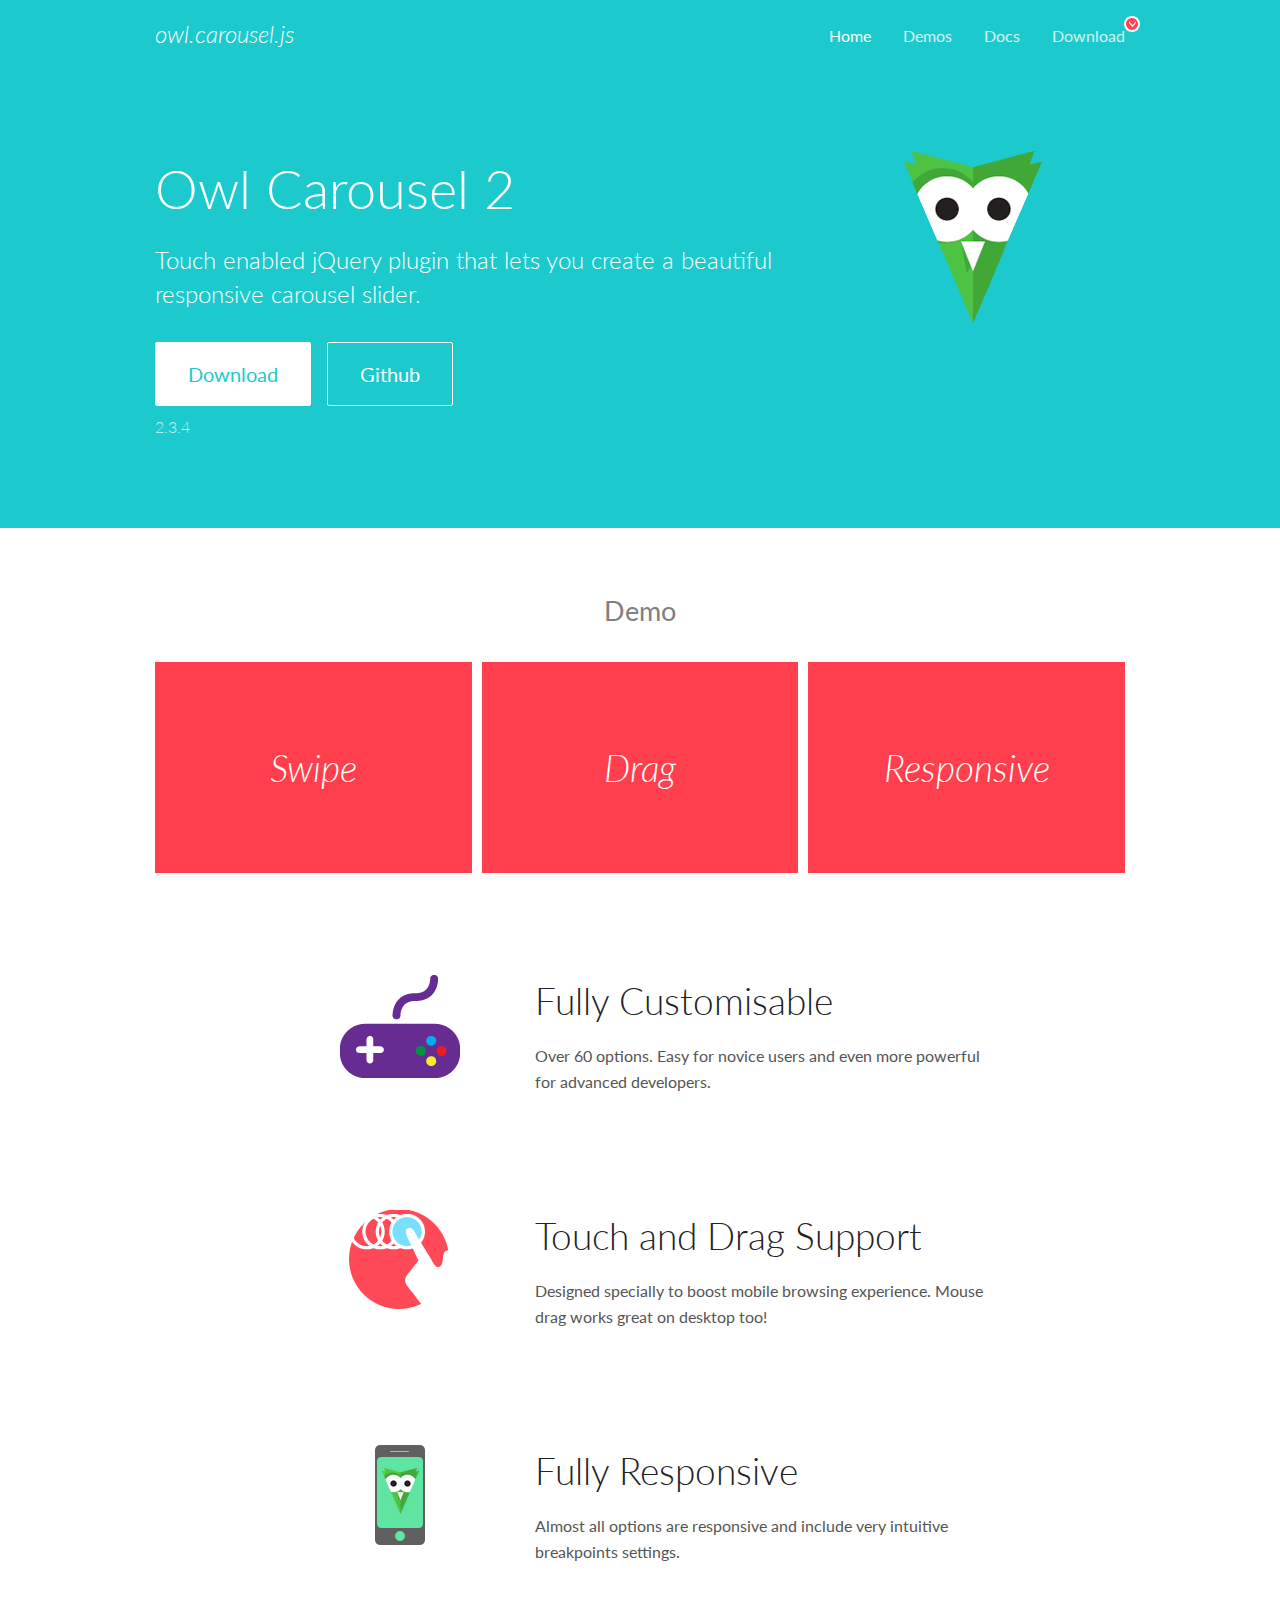
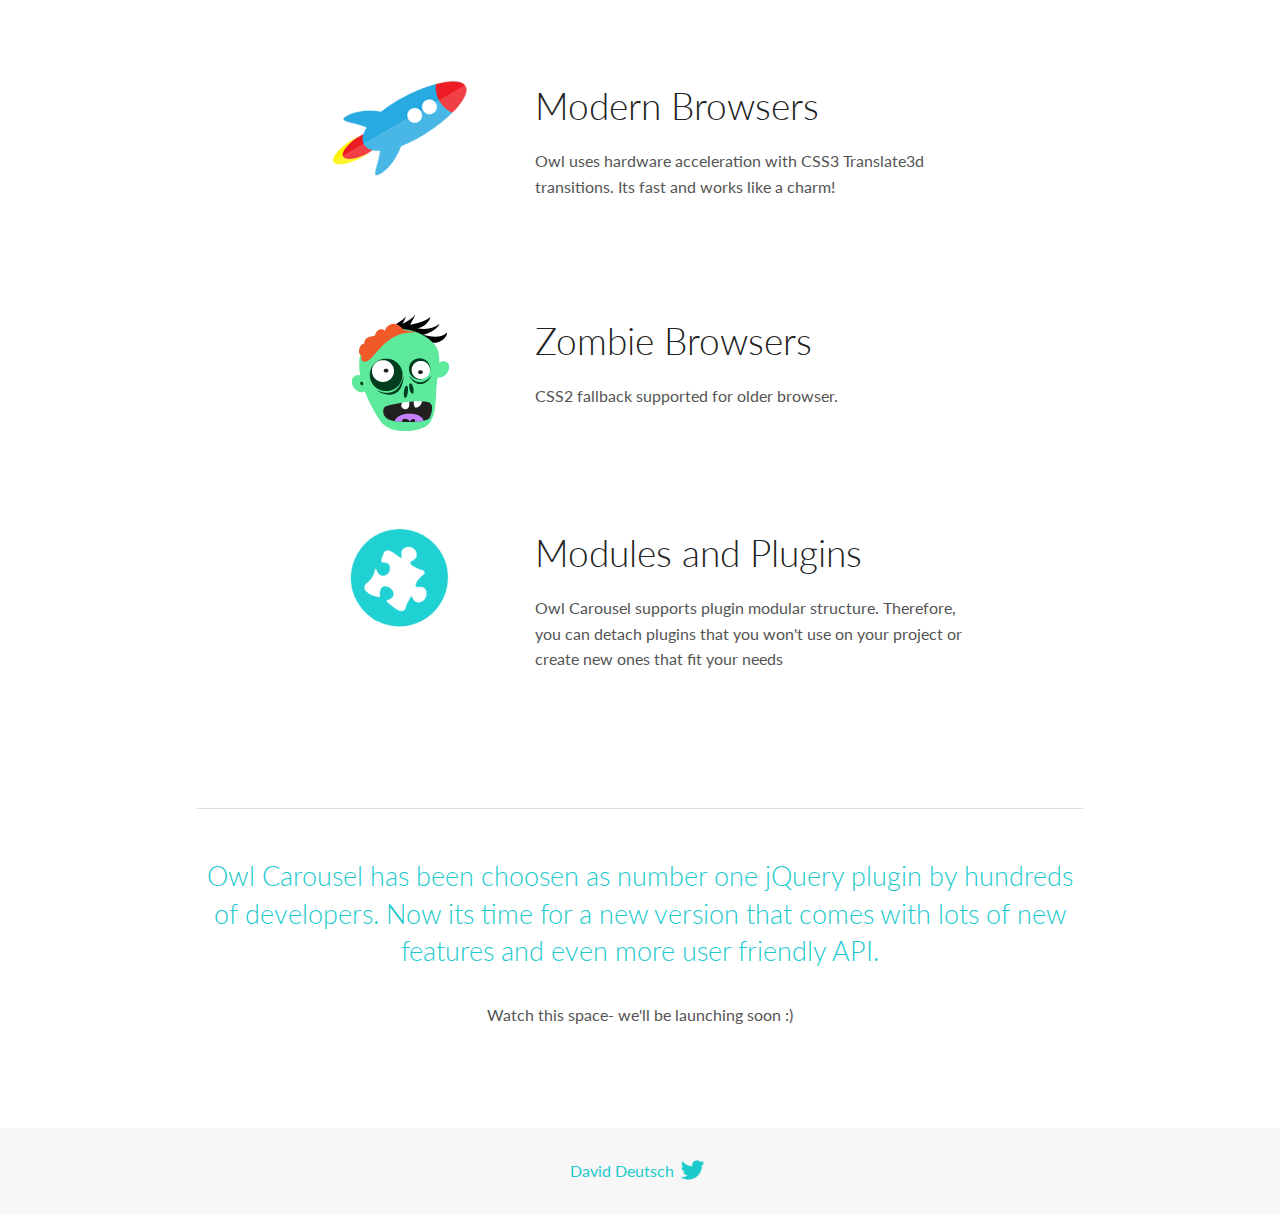
<file: OwlCarousel2-2.3.4/docs/index.html>
<!DOCTYPE html>
<html lang="en">
  <head>

    <!-- head -->
    <meta charset="utf-8">
    <meta name="msapplication-tap-highlight" content="no" />
    <meta name="viewport" content="width=device-width, initial-scale=1.0" />
    <meta name="description" content="Touch enabled jQuery plugin that lets you create beautiful responsive carousel slider.">
    <meta name="author" content="David Deutsch">
    <title>
      Home | Owl Carousel | 2.3.4
    </title>

    <!-- Stylesheets -->
    <link href='https://fonts.googleapis.com/css?family=Lato:300,400,700,400italic,300italic' rel='stylesheet' type='text/css'>
    <link rel="stylesheet" href="assets/css/docs.theme.min.css">

    <!-- Owl Stylesheets -->
    <link rel="stylesheet" href="assets/owlcarousel/assets/owl.carousel.min.css">
    <link rel="stylesheet" href="assets/owlcarousel/assets/owl.theme.default.min.css">

    <!-- HTML5 shim and Respond.js IE8 support of HTML5 elements and media queries -->

    <!--[if lt IE 9]>
      <script src="https://oss.maxcdn.com/libs/html5shiv/3.7.0/html5shiv.js"></script>
      <script src="https://oss.maxcdn.com/libs/respond.js/1.3.0/respond.min.js"></script>
    <![endif]-->

    <!-- Favicons -->
    <link rel="apple-touch-icon-precomposed" sizes="144x144" href="assets/ico/apple-touch-icon-144-precomposed.png">
    <link rel="shortcut icon" href="assets/ico/favicon.png">
    <link rel="shortcut icon" href="favicon.ico">

    <!-- Yeah i know js should not be in header. Its required for demos.-->

    <!-- javascript -->
    <script src="assets/vendors/jquery.min.js"></script>
    <script src="assets/owlcarousel/owl.carousel.js"></script>
  </head>
  <body>

    <!-- header -->
    <header class="header">
      <div class="row">
        <div class="large-12 columns">
          <div class="brand left">
            <h3>
              <a href="/OwlCarousel2/">owl.carousel.js</a> 
            </h3>
          </div>
          <a id="toggle-nav" class="right">
            <span></span> <span></span> <span></span> 
          </a> 
          <div class="nav-bar">
            <ul class="clearfix">
              <li class="active">
                <a href="/OwlCarousel2/index.html">Home</a> 
              </li>
              <li> <a href="/OwlCarousel2/demos/demos.html">Demos</a>  </li>
              <li> <a href="/OwlCarousel2/docs/started-welcome.html">Docs</a>  </li>
              <li>
                <a href="https://github.com/OwlCarousel2/OwlCarousel2/archive/2.3.4.zip">Download</a> 
                <span class="download"></span> 
              </li>
            </ul>
          </div>
        </div>
      </div>
    </header>

    <!-- home panel -->
    <section id="hero">
      <div class="row">
        <div class="large-8 medium-8 columns">
          <h1>Owl Carousel 2</h1>
          <h4>Touch enabled jQuery plugin that lets you create a beautiful responsive carousel slider.</h4>
          <a href="https://github.com/OwlCarousel2/OwlCarousel2/archive/2.3.4.zip" class="hero-button">Download</a> 
          <a href="https://github.com/OwlCarousel2/OwlCarousel2" class="hero-button outline">Github</a> 
          <p>2.3.4</p>
        </div>
        <div class="large-4 medium-4 columns">
          <img class="owl-logo" src="assets/img/owl-logo.png" alt="mr. Owl">
        </div>
      </div>
    </section>

    <!-- body -->
    <div class="home-demo">
      <div class="row">
        <div class="large-12 columns">
          <h3>Demo</h3>
          <div class="owl-carousel">
            <div class="item">
              <h2>Swipe</h2>
            </div>
            <div class="item">
              <h2>Drag</h2>
            </div>
            <div class="item">
              <h2>Responsive</h2>
            </div>
            <div class="item">
              <h2>CSS3</h2>
            </div>
            <div class="item">
              <h2>Fast</h2>
            </div>
            <div class="item">
              <h2>Easy</h2>
            </div>
            <div class="item">
              <h2>Free</h2>
            </div>
            <div class="item">
              <h2>Upgradable</h2>
            </div>
            <div class="item">
              <h2>Tons of options</h2>
            </div>
            <div class="item">
              <h2>Infinity</h2>
            </div>
            <div class="item">
              <h2>Auto Width</h2>
            </div>
          </div>
        </div>
      </div>
    </div>
    <script>
      var owl = $('.owl-carousel');
      owl.owlCarousel({
        margin: 10,
        loop: true,
        responsive: {
          0: {
            items: 1
          },
          600: {
            items: 2
          },
          1000: {
            items: 3
          }
        }
      })
    </script>

    <!-- features -->
    <div id="features">
      <div class="row">
        <div class="small-12 medium-9 small-centered columns">
          <section class="row feature">
            <div class="medium-4 small-12 columns">
              <img src="assets/img/feature-options.png" alt="">
            </div>
            <div class="medium-8 small-12 columns">
              <h2>Fully Customisable</h2>
              <p>Over 60 options. Easy for novice users and even more powerful for advanced developers.</p>
            </div>
          </section>
          <section class="row feature">
            <div class="medium-4 small-12 columns">
              <img src="assets/img/feature-drag.png" alt="">
            </div>
            <div class="medium-8 small-12 columns">
              <h2>Touch and Drag Support</h2>
              <p>Designed specially to boost mobile browsing experience. Mouse drag works great on desktop too!</p>
            </div>
          </section>
          <section class="row feature">
            <div class="medium-4 small-12 columns">
              <img src="assets/img/feature-responsive.png" alt="">
            </div>
            <div class="medium-8 small-12 columns">
              <h2>Fully Responsive</h2>
              <p>Almost all options are responsive and include very intuitive breakpoints settings.</p>
            </div>
          </section>
          <section class="row feature">
            <div class="medium-4 small-12 columns">
              <img src="assets/img/feature-modern.png" alt="">
            </div>
            <div class="medium-8 small-12 columns">
              <h2>Modern Browsers</h2>
              <p>Owl uses hardware acceleration with CSS3 Translate3d transitions. Its fast and works like a charm! </p>
            </div>
          </section>
          <section class="row feature">
            <div class="medium-4 small-12 columns">
              <img src="assets/img/feature-zombie.png" alt="">
            </div>
            <div class="medium-8 small-12 columns">
              <h2>Zombie Browsers</h2>
              <p>CSS2 fallback supported for older browser.</p>
            </div>
          </section>
          <section class="row feature">
            <div class="medium-4 small-12 columns">
              <img src="assets/img/feature-module.png" alt="">
            </div>
            <div class="medium-8 small-12 columns">
              <h2>Modules and Plugins</h2>
              <p>Owl Carousel supports plugin modular structure. Therefore, you can detach plugins that you won&#x27;t use on your project or create new ones that fit your needs</p>
            </div>
          </section>
        </div>
      </div>
    </div>

    <!-- footer -->
    <section id="teaser-text">
      <div class="row">
        <div class="small-12 medium-11 small-centered columns">
          <hr>
          <h3 id="owl-carousel-has-been-choosen-as-number-one-jquery-plugin-by-hundreds-of-developers-now-its-time-for-a-new-version-that-comes-with-lots-of-new-features-and-even-more-user-friendly-api-">Owl Carousel has been choosen as number one jQuery plugin by hundreds of developers. Now its time for a new version that comes with lots of new features and even more user friendly API.</h3>
          <p>Watch this space- we&#39;ll be launching soon :)</p>
        </div>
      </div>
    </section>

    <!-- footer -->
    <footer class="footer">
      <div class="row">
        <div class="large-12 columns">
          <h5>
            <a href="/OwlCarousel2/docs/support-contact.html">David Deutsch</a> 
            <a id="custom-tweet-button" href="https://twitter.com/share?url=https://github.com/OwlCarousel2/OwlCarousel2&text=Owl Carousel - This is so awesome! " target="_blank"></a> 
          </h5>
        </div>
      </div>
    </footer>

    <!-- vendors -->
    <script src="assets/vendors/highlight.js"></script>
    <script src="assets/js/app.js"></script>
  </body>
</html>
</file>
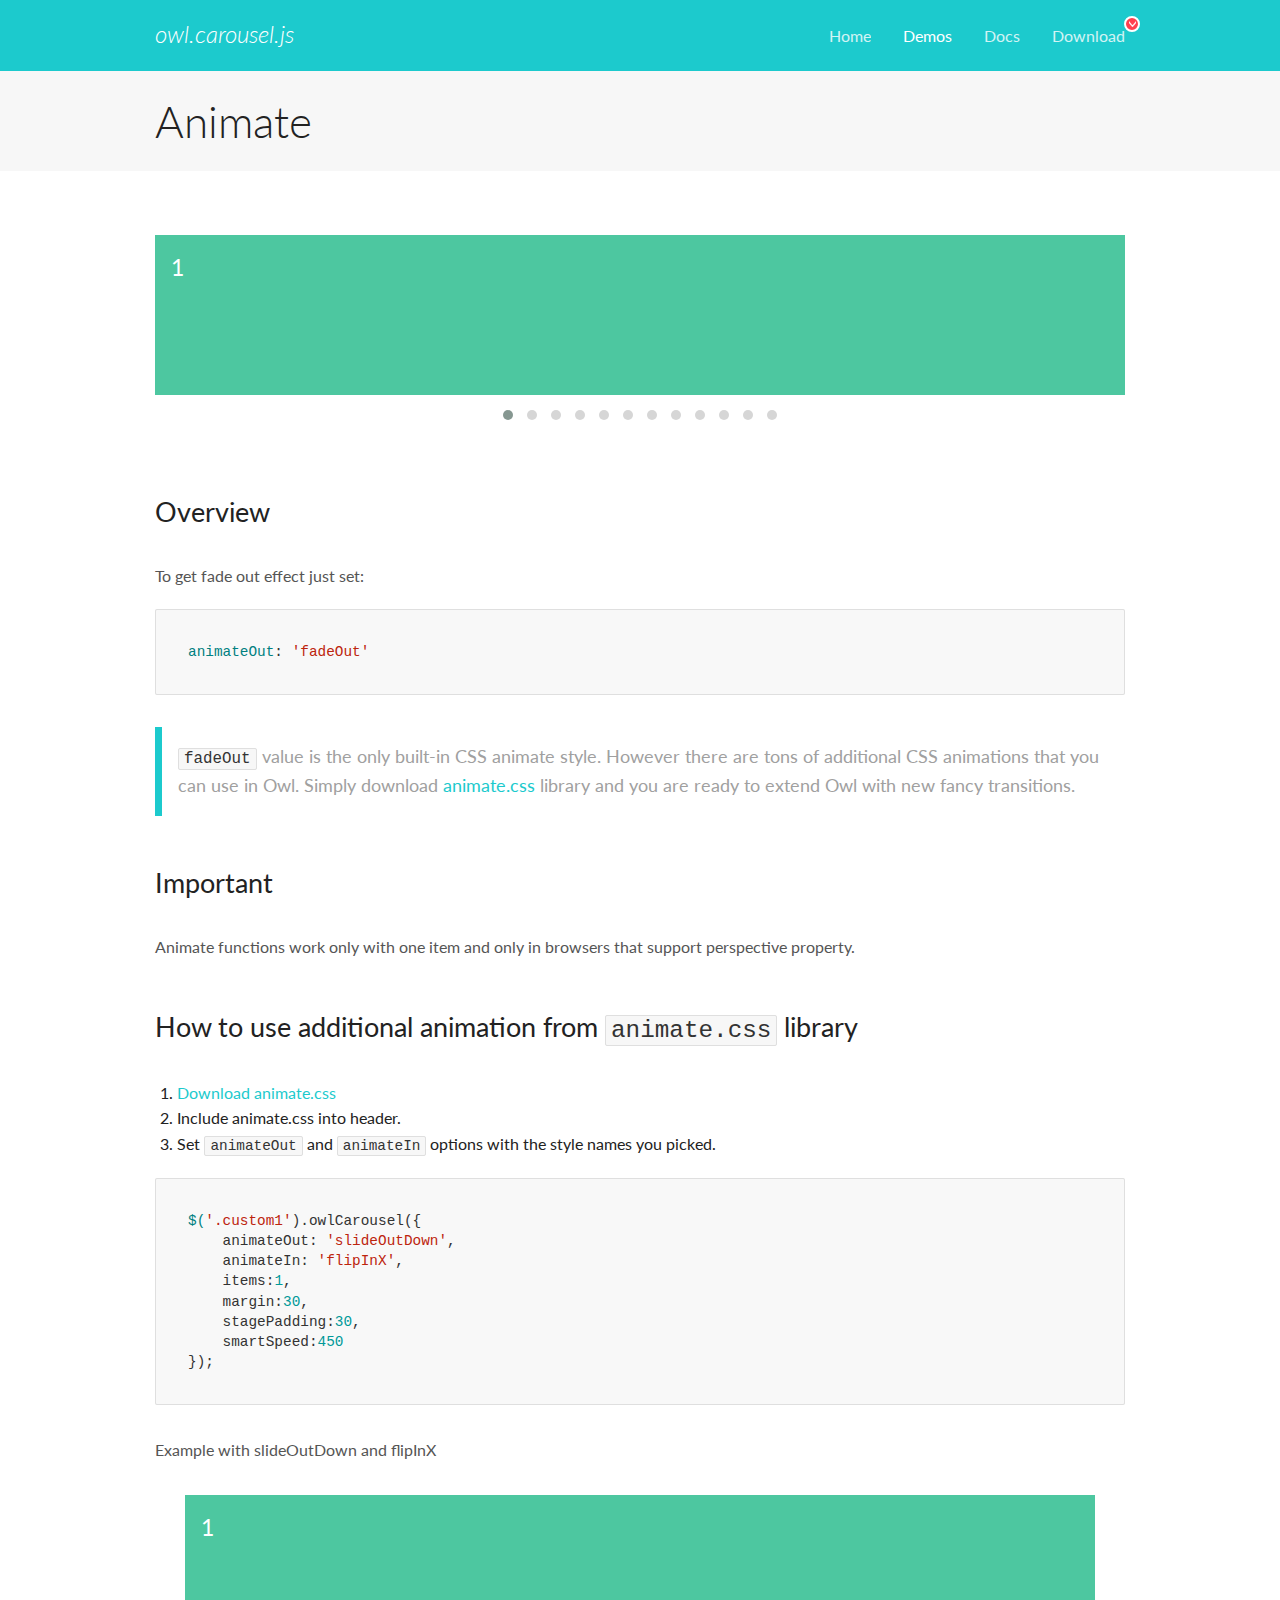
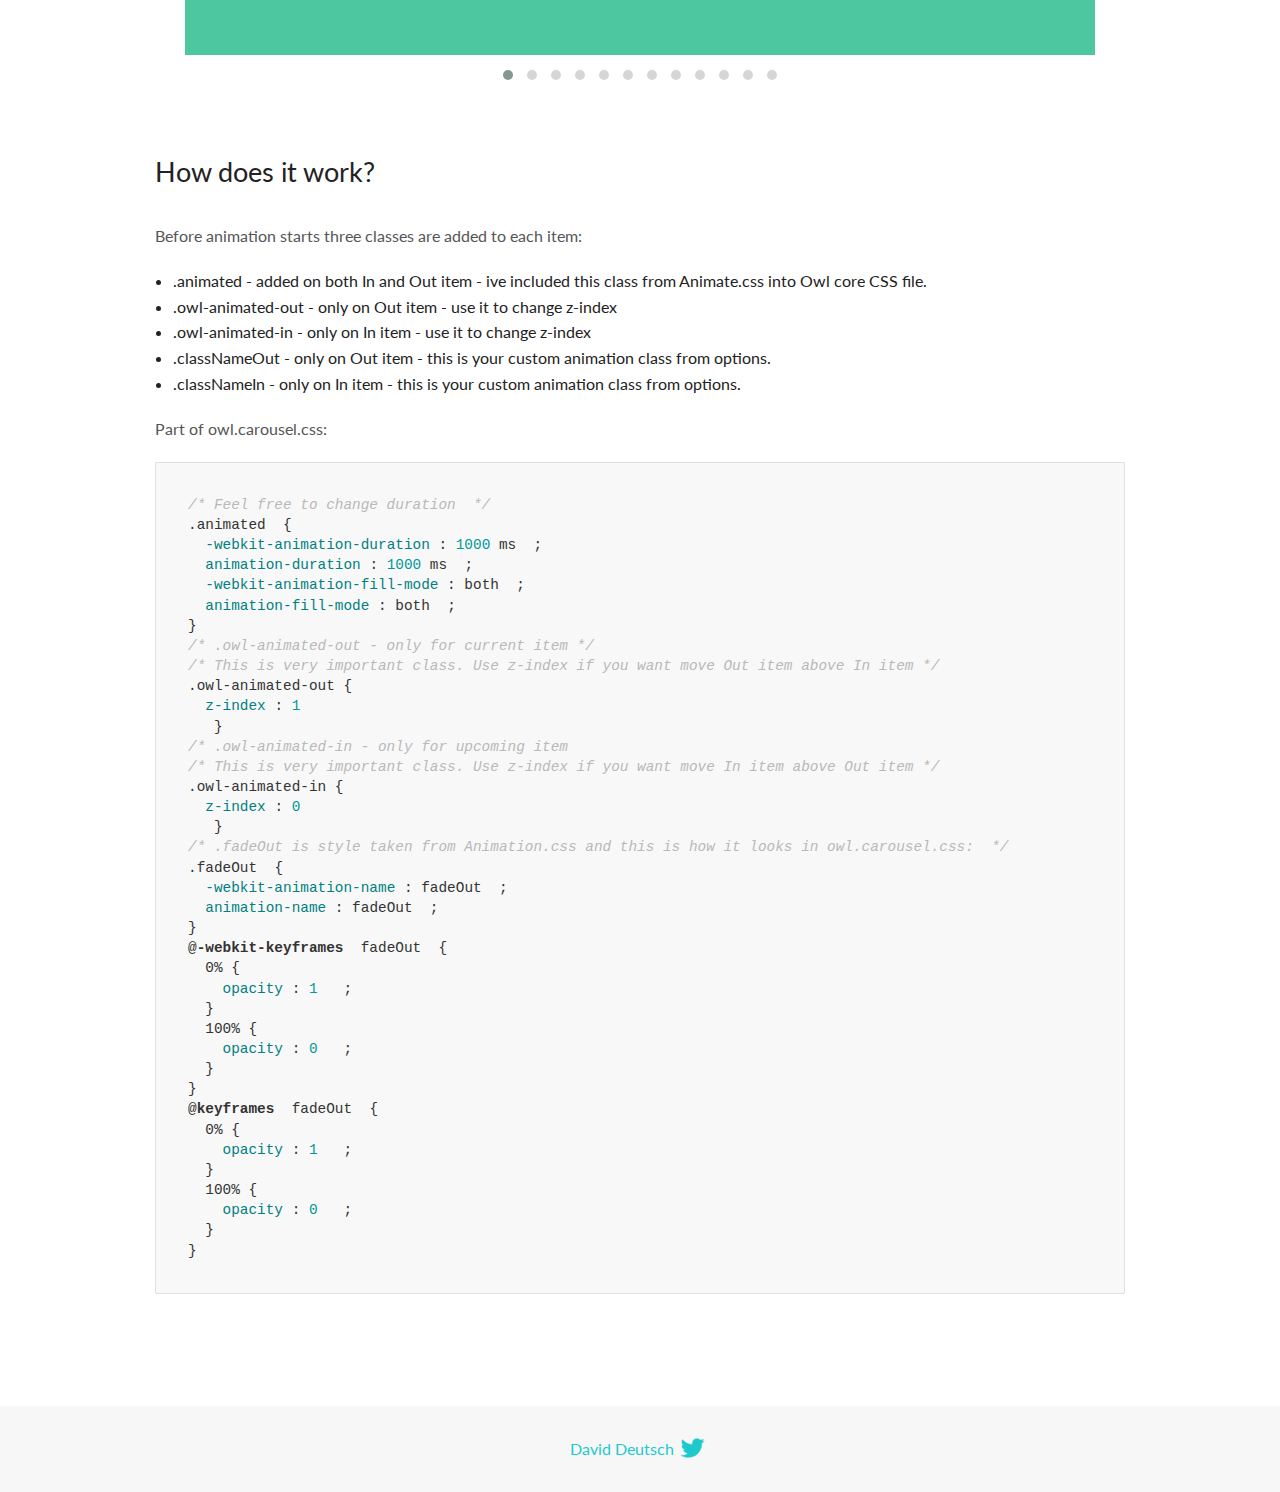
<file: OwlCarousel2-2.3.4/docs/demos/animate.html>
<!DOCTYPE html>
<html lang="en">
  <head>

    <!-- head -->
    <meta charset="utf-8">
    <meta name="msapplication-tap-highlight" content="no" />
    <meta name="viewport" content="width=device-width, initial-scale=1.0" />
    <meta name="description" content="Animate carousel">
    <meta name="author" content="David Deutsch">
    <title>
      Animate Demo | Owl Carousel | 2.3.4
    </title>

    <!-- Stylesheets -->
    <link href='https://fonts.googleapis.com/css?family=Lato:300,400,700,400italic,300italic' rel='stylesheet' type='text/css'>
    <link rel="stylesheet" href="../assets/css/docs.theme.min.css">

    <!-- Owl Stylesheets -->
    <link rel="stylesheet" href="../assets/owlcarousel/assets/owl.carousel.min.css">
    <link rel="stylesheet" href="../assets/owlcarousel/assets/owl.theme.default.min.css">

    <!-- HTML5 shim and Respond.js IE8 support of HTML5 elements and media queries -->

    <!--[if lt IE 9]>
      <script src="https://oss.maxcdn.com/libs/html5shiv/3.7.0/html5shiv.js"></script>
      <script src="https://oss.maxcdn.com/libs/respond.js/1.3.0/respond.min.js"></script>
    <![endif]-->

    <!-- Favicons -->
    <link rel="apple-touch-icon-precomposed" sizes="144x144" href="../assets/ico/apple-touch-icon-144-precomposed.png">
    <link rel="shortcut icon" href="../assets/ico/favicon.png">
    <link rel="shortcut icon" href="favicon.ico">

    <!-- Yeah i know js should not be in header. Its required for demos.-->

    <!-- javascript -->
    <script src="../assets/vendors/jquery.min.js"></script>
    <script src="../assets/owlcarousel/owl.carousel.js"></script>
  </head>
  <body>

    <!-- header -->
    <header class="header">
      <div class="row">
        <div class="large-12 columns">
          <div class="brand left">
            <h3>
              <a href="/OwlCarousel2/">owl.carousel.js</a> 
            </h3>
          </div>
          <a id="toggle-nav" class="right">
            <span></span> <span></span> <span></span> 
          </a> 
          <div class="nav-bar">
            <ul class="clearfix">
              <li> <a href="/OwlCarousel2/index.html">Home</a>  </li>
              <li class="active">
                <a href="/OwlCarousel2/demos/demos.html">Demos</a> 
              </li>
              <li> <a href="/OwlCarousel2/docs/started-welcome.html">Docs</a>  </li>
              <li>
                <a href="https://github.com/OwlCarousel2/OwlCarousel2/archive/2.3.4.zip">Download</a> 
                <span class="download"></span> 
              </li>
            </ul>
          </div>
        </div>
      </div>
    </header>

    <!-- title -->
    <section class="title">
      <div class="row">
        <div class="large-12 columns">
          <h1>Animate</h1>
        </div>
      </div>
    </section>

    <!--  Demos -->
    <section id="demos">
      <div class="row">
        <div class="large-12 columns">
          <div class="fadeOut owl-carousel owl-theme">
            <div class="item">
              <h4>1</h4>
            </div>
            <div class="item">
              <h4>2</h4>
            </div>
            <div class="item">
              <h4>3</h4>
            </div>
            <div class="item">
              <h4>4</h4>
            </div>
            <div class="item">
              <h4>5</h4>
            </div>
            <div class="item">
              <h4>6</h4>
            </div>
            <div class="item">
              <h4>7</h4>
            </div>
            <div class="item">
              <h4>8</h4>
            </div>
            <div class="item">
              <h4>9</h4>
            </div>
            <div class="item">
              <h4>10</h4>
            </div>
            <div class="item">
              <h4>11</h4>
            </div>
            <div class="item">
              <h4>12</h4>
            </div>
          </div>
          <h3 id="overview">Overview</h3>
          <p>To get fade out effect just set:</p>
          <pre><code>animateOut: &#39;fadeOut&#39;</code></pre>
          <blockquote>
            <p><code>fadeOut</code> value is the only built-in CSS animate style. However there are tons of additional CSS animations that you can use in Owl. Simply download
              <a href="https://daneden.github.io/animate.css/">animate.css</a>  library and you are ready to extend Owl with new fancy transitions.</p>
          </blockquote>
          <h3 id="important">Important</h3>
          <p>Animate functions work only with one item and only in browsers that support perspective property.</p>
          <h3 id="how-to-use-additional-animation-from-animate-css-library">How to use additional animation from <code>animate.css</code> library</h3>
          <ol>
            <li> <a href="https://daneden.github.io/animate.css/">Download animate.css</a>  </li>
            <li>Include animate.css into header.</li>
            <li>Set <code>animateOut</code> and <code>animateIn</code> options with the style names you picked.</li>
          </ol>
          <pre><code>$(&#39;.custom1&#39;).owlCarousel({
    animateOut: &#39;slideOutDown&#39;,
    animateIn: &#39;flipInX&#39;,
    items:1,
    margin:30,
    stagePadding:30,
    smartSpeed:450
});</code></pre>
          <p>Example with slideOutDown and flipInX</p>
          <div class="custom1 owl-carousel owl-theme">
            <div class="item">
              <h4>1</h4>
            </div>
            <div class="item">
              <h4>2</h4>
            </div>
            <div class="item">
              <h4>3</h4>
            </div>
            <div class="item">
              <h4>4</h4>
            </div>
            <div class="item">
              <h4>5</h4>
            </div>
            <div class="item">
              <h4>6</h4>
            </div>
            <div class="item">
              <h4>7</h4>
            </div>
            <div class="item">
              <h4>8</h4>
            </div>
            <div class="item">
              <h4>9</h4>
            </div>
            <div class="item">
              <h4>10</h4>
            </div>
            <div class="item">
              <h4>11</h4>
            </div>
            <div class="item">
              <h4>12</h4>
            </div>
          </div>
          <h3 id="how-does-it-work-">How does it work?</h3>
          <p>Before animation starts three classes are added to each item:</p>
          <ul>
            <li>.animated - added on both In and Out item - ive included this class from Animate.css into Owl core CSS file.</li>
            <li>.owl-animated-out - only on Out item - use it to change z-index</li>
            <li>.owl-animated-in - only on In item - use it to change z-index</li>
            <li>.classNameOut - only on Out item - this is your custom animation class from options.</li>
            <li>.classNameIn - only on In item - this is your custom animation class from options.</li>
          </ul>
          <p>Part of owl.carousel.css:</p>
          <pre><code class="language-css"><span class="comment">/* Feel free to change duration  */</span> 
<span class="class">.animated</span>  <span class="rules">{
  <span class="rule"><span class="attribute">-webkit-animation-duration</span> :<span class="value"> <span class="number">1000</span> ms</span> </span> ;
  <span class="rule"><span class="attribute">animation-duration</span> :<span class="value"> <span class="number">1000</span> ms</span> </span> ;
  <span class="rule"><span class="attribute">-webkit-animation-fill-mode</span> :<span class="value"> both</span> </span> ;
  <span class="rule"><span class="attribute">animation-fill-mode</span> :<span class="value"> both</span> </span> ;
<span class="rule">}</span> </span> 
<span class="comment">/* .owl-animated-out - only for current item */</span> 
<span class="comment">/* This is very important class. Use z-index if you want move Out item above In item */</span> 
<span class="class">.owl-animated-out</span> <span class="rules">{
  <span class="rule"><span class="attribute">z-index</span> :<span class="value"> <span class="number">1</span> 
</span> </span> </span> }
<span class="comment">/* .owl-animated-in - only for upcoming item
/* This is very important class. Use z-index if you want move In item above Out item */</span> 
<span class="class">.owl-animated-in</span> <span class="rules">{
  <span class="rule"><span class="attribute">z-index</span> :<span class="value"> <span class="number">0</span> 
</span> </span> </span> }
<span class="comment">/* .fadeOut is style taken from Animation.css and this is how it looks in owl.carousel.css:  */</span> 
<span class="class">.fadeOut</span>  <span class="rules">{
  <span class="rule"><span class="attribute">-webkit-animation-name</span> :<span class="value"> fadeOut</span> </span> ;
  <span class="rule"><span class="attribute">animation-name</span> :<span class="value"> fadeOut</span> </span> ;
<span class="rule">}</span> </span> 
<span class="at_rule">@<span class="keyword">-webkit-keyframes</span>  fadeOut </span> {
  0% <span class="rules">{
    <span class="rule"><span class="attribute">opacity</span> :<span class="value"> <span class="number">1</span> </span> </span> ;
  <span class="rule">}</span> </span> 
  100% <span class="rules">{
    <span class="rule"><span class="attribute">opacity</span> :<span class="value"> <span class="number">0</span> </span> </span> ;
  <span class="rule">}</span> </span> 
}
<span class="at_rule">@<span class="keyword">keyframes</span>  fadeOut </span> {
  0% <span class="rules">{
    <span class="rule"><span class="attribute">opacity</span> :<span class="value"> <span class="number">1</span> </span> </span> ;
  <span class="rule">}</span> </span> 
  100% <span class="rules">{
    <span class="rule"><span class="attribute">opacity</span> :<span class="value"> <span class="number">0</span> </span> </span> ;
  <span class="rule">}</span> </span> 
}</code></pre>
          <link rel="stylesheet" href="../assets/css/animate.css">
          <script>
            jQuery(document).ready(function($) {
              $('.fadeOut').owlCarousel({
                items: 1,
                animateOut: 'fadeOut',
                loop: true,
                margin: 10,
              });
              $('.custom1').owlCarousel({
                animateOut: 'slideOutDown',
                animateIn: 'flipInX',
                items: 1,
                margin: 30,
                stagePadding: 30,
                smartSpeed: 450
              });
            });
          </script>
        </div>
      </div>
    </section>

    <!-- footer -->
    <footer class="footer">
      <div class="row">
        <div class="large-12 columns">
          <h5>
            <a href="/OwlCarousel2/docs/support-contact.html">David Deutsch</a> 
            <a id="custom-tweet-button" href="https://twitter.com/share?url=https://github.com/OwlCarousel2/OwlCarousel2&text=Owl Carousel - This is so awesome! " target="_blank"></a> 
          </h5>
        </div>
      </div>
    </footer>

    <!-- vendors -->
    <script src="../assets/vendors/highlight.js"></script>
    <script src="../assets/js/app.js"></script>
  </body>
</html>
</file>
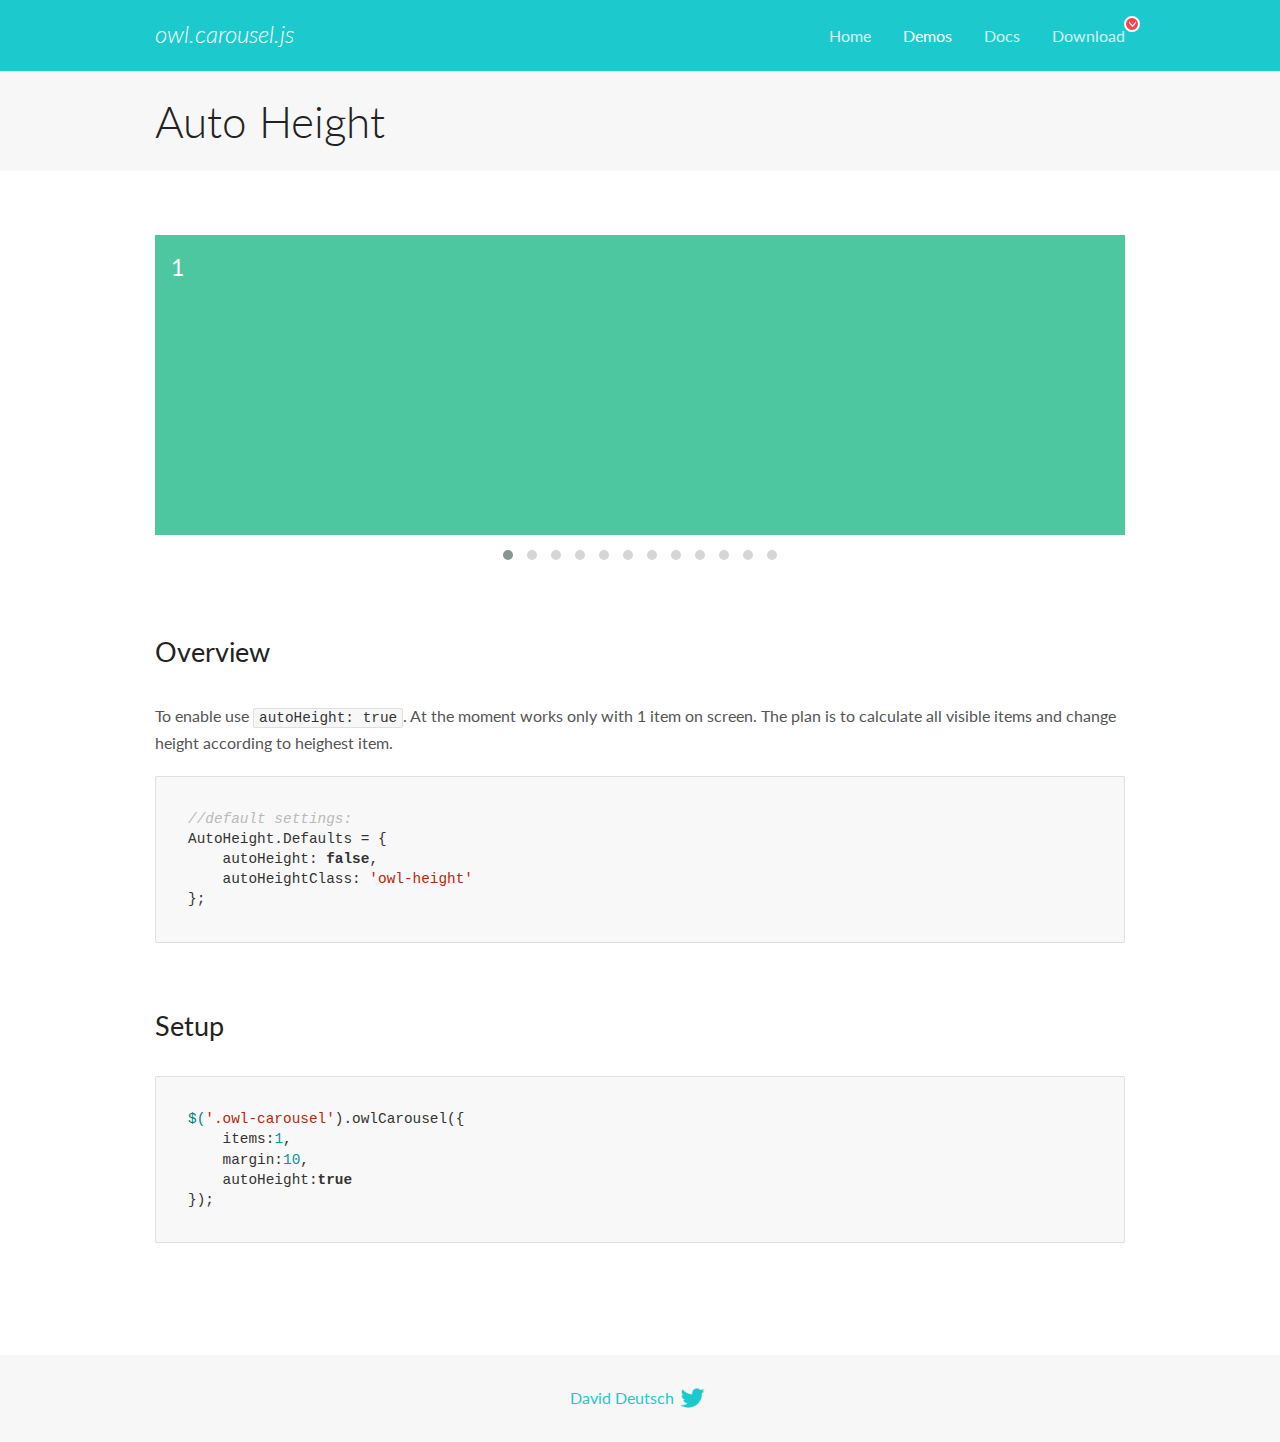
<file: OwlCarousel2-2.3.4/docs/demos/autoheight.html>
<!DOCTYPE html>
<html lang="en">
  <head>

    <!-- head -->
    <meta charset="utf-8">
    <meta name="msapplication-tap-highlight" content="no" />
    <meta name="viewport" content="width=device-width, initial-scale=1.0" />
    <meta name="description" content="autoHeight usage demo">
    <meta name="author" content="David Deutsch">
    <title>
      Auto Height Demo | Owl Carousel | 2.3.4
    </title>

    <!-- Stylesheets -->
    <link href='https://fonts.googleapis.com/css?family=Lato:300,400,700,400italic,300italic' rel='stylesheet' type='text/css'>
    <link rel="stylesheet" href="../assets/css/docs.theme.min.css">

    <!-- Owl Stylesheets -->
    <link rel="stylesheet" href="../assets/owlcarousel/assets/owl.carousel.min.css">
    <link rel="stylesheet" href="../assets/owlcarousel/assets/owl.theme.default.min.css">

    <!-- HTML5 shim and Respond.js IE8 support of HTML5 elements and media queries -->

    <!--[if lt IE 9]>
      <script src="https://oss.maxcdn.com/libs/html5shiv/3.7.0/html5shiv.js"></script>
      <script src="https://oss.maxcdn.com/libs/respond.js/1.3.0/respond.min.js"></script>
    <![endif]-->

    <!-- Favicons -->
    <link rel="apple-touch-icon-precomposed" sizes="144x144" href="../assets/ico/apple-touch-icon-144-precomposed.png">
    <link rel="shortcut icon" href="../assets/ico/favicon.png">
    <link rel="shortcut icon" href="favicon.ico">

    <!-- Yeah i know js should not be in header. Its required for demos.-->

    <!-- javascript -->
    <script src="../assets/vendors/jquery.min.js"></script>
    <script src="../assets/owlcarousel/owl.carousel.js"></script>
  </head>
  <body>

    <!-- header -->
    <header class="header">
      <div class="row">
        <div class="large-12 columns">
          <div class="brand left">
            <h3>
              <a href="/OwlCarousel2/">owl.carousel.js</a> 
            </h3>
          </div>
          <a id="toggle-nav" class="right">
            <span></span> <span></span> <span></span> 
          </a> 
          <div class="nav-bar">
            <ul class="clearfix">
              <li> <a href="/OwlCarousel2/index.html">Home</a>  </li>
              <li class="active">
                <a href="/OwlCarousel2/demos/demos.html">Demos</a> 
              </li>
              <li> <a href="/OwlCarousel2/docs/started-welcome.html">Docs</a>  </li>
              <li>
                <a href="https://github.com/OwlCarousel2/OwlCarousel2/archive/2.3.4.zip">Download</a> 
                <span class="download"></span> 
              </li>
            </ul>
          </div>
        </div>
      </div>
    </header>

    <!-- title -->
    <section class="title">
      <div class="row">
        <div class="large-12 columns">
          <h1>Auto Height</h1>
        </div>
      </div>
    </section>

    <!--  Demos -->
    <section id="demos">
      <div class="row">
        <div class="large-12 columns">
          <div class="owl-carousel owl-theme">
            <div class="item" style="height:300px">
              <h4>1</h4>
            </div>
            <div class="item" style="height:100px">
              <h4>2</h4>
            </div>
            <div class="item" style="height:500px">
              <h4>3</h4>
            </div>
            <div class="item" style="height:250px">
              <h4>4</h4>
            </div>
            <div class="item" style="height:400px">
              <h4>5</h4>
            </div>
            <div class="item" style="height:500px">
              <h4>6</h4>
            </div>
            <div class="item" style="height:600px">
              <h4>7</h4>
            </div>
            <div class="item" style="height:400px">
              <h4>8</h4>
            </div>
            <div class="item" style="height:300px">
              <h4>9</h4>
            </div>
            <div class="item" style="height:350px">
              <h4>10</h4>
            </div>
            <div class="item" style="height:200px">
              <h4>11</h4>
            </div>
            <div class="item" style="height:150px">
              <h4>12</h4>
            </div>
          </div>
          <h3 id="overview">Overview</h3>
          <p>To enable use <code>autoHeight: true</code>. At the moment works only with 1 item on screen. The plan is to calculate all visible items and change height according to heighest item.</p>
          <pre><code>//default settings:
AutoHeight.Defaults = {
    autoHeight: false,
    autoHeightClass: &#39;owl-height&#39;
};</code></pre>
          <h3 id="setup">Setup</h3>
          <pre><code>$(&#39;.owl-carousel&#39;).owlCarousel({
    items:1,
    margin:10,
    autoHeight:true
});</code></pre>
          <script>
            $(document).ready(function() {
              $('.owl-carousel').owlCarousel({
                items: 1,
                margin: 10,
                autoHeight: true
              });
            })
          </script>
        </div>
      </div>
    </section>

    <!-- footer -->
    <footer class="footer">
      <div class="row">
        <div class="large-12 columns">
          <h5>
            <a href="/OwlCarousel2/docs/support-contact.html">David Deutsch</a> 
            <a id="custom-tweet-button" href="https://twitter.com/share?url=https://github.com/OwlCarousel2/OwlCarousel2&text=Owl Carousel - This is so awesome! " target="_blank"></a> 
          </h5>
        </div>
      </div>
    </footer>

    <!-- vendors -->
    <script src="../assets/vendors/highlight.js"></script>
    <script src="../assets/js/app.js"></script>
  </body>
</html>
</file>
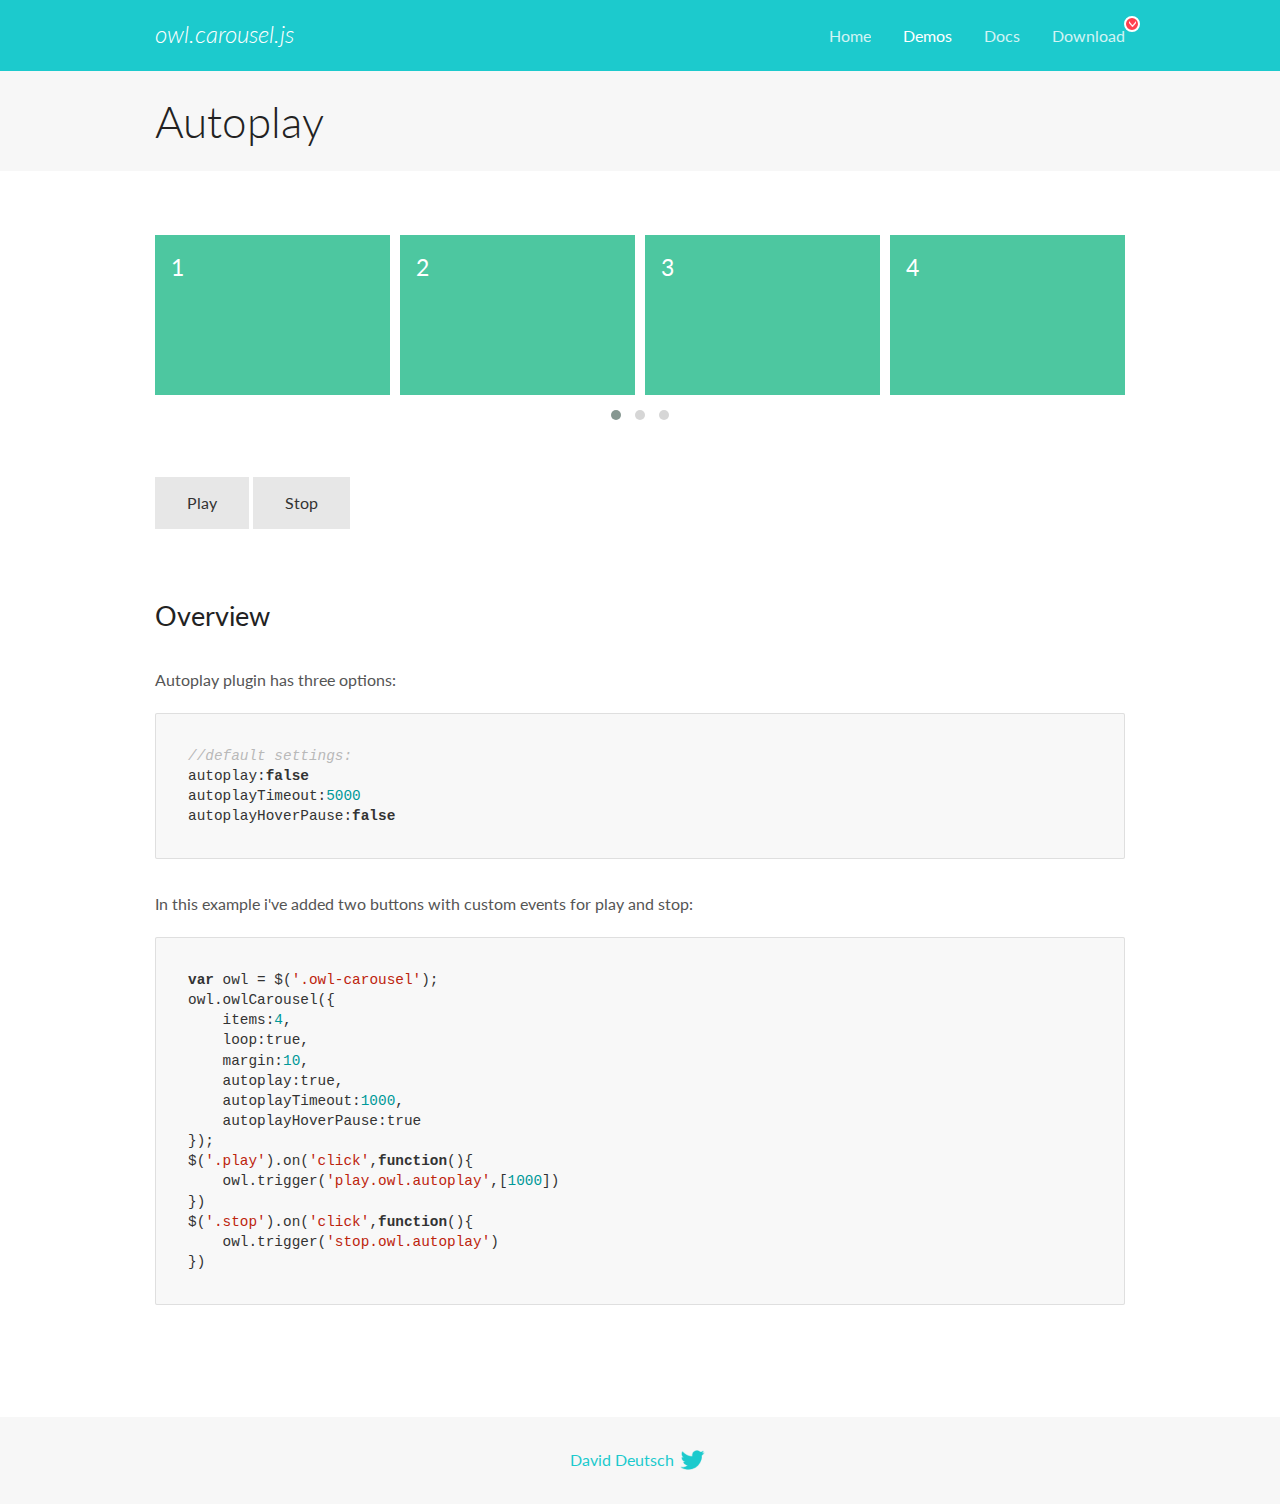
<file: OwlCarousel2-2.3.4/docs/demos/autoplay.html>
<!DOCTYPE html>
<html lang="en">
  <head>

    <!-- head -->
    <meta charset="utf-8">
    <meta name="msapplication-tap-highlight" content="no" />
    <meta name="viewport" content="width=device-width, initial-scale=1.0" />
    <meta name="description" content="Autoplay usage demo">
    <meta name="author" content="David Deutsch">
    <title>
      Autoplay Demo | Owl Carousel | 2.3.4
    </title>

    <!-- Stylesheets -->
    <link href='https://fonts.googleapis.com/css?family=Lato:300,400,700,400italic,300italic' rel='stylesheet' type='text/css'>
    <link rel="stylesheet" href="../assets/css/docs.theme.min.css">

    <!-- Owl Stylesheets -->
    <link rel="stylesheet" href="../assets/owlcarousel/assets/owl.carousel.min.css">
    <link rel="stylesheet" href="../assets/owlcarousel/assets/owl.theme.default.min.css">

    <!-- HTML5 shim and Respond.js IE8 support of HTML5 elements and media queries -->

    <!--[if lt IE 9]>
      <script src="https://oss.maxcdn.com/libs/html5shiv/3.7.0/html5shiv.js"></script>
      <script src="https://oss.maxcdn.com/libs/respond.js/1.3.0/respond.min.js"></script>
    <![endif]-->

    <!-- Favicons -->
    <link rel="apple-touch-icon-precomposed" sizes="144x144" href="../assets/ico/apple-touch-icon-144-precomposed.png">
    <link rel="shortcut icon" href="../assets/ico/favicon.png">
    <link rel="shortcut icon" href="favicon.ico">

    <!-- Yeah i know js should not be in header. Its required for demos.-->

    <!-- javascript -->
    <script src="../assets/vendors/jquery.min.js"></script>
    <script src="../assets/owlcarousel/owl.carousel.js"></script>
  </head>
  <body>

    <!-- header -->
    <header class="header">
      <div class="row">
        <div class="large-12 columns">
          <div class="brand left">
            <h3>
              <a href="/OwlCarousel2/">owl.carousel.js</a> 
            </h3>
          </div>
          <a id="toggle-nav" class="right">
            <span></span> <span></span> <span></span> 
          </a> 
          <div class="nav-bar">
            <ul class="clearfix">
              <li> <a href="/OwlCarousel2/index.html">Home</a>  </li>
              <li class="active">
                <a href="/OwlCarousel2/demos/demos.html">Demos</a> 
              </li>
              <li> <a href="/OwlCarousel2/docs/started-welcome.html">Docs</a>  </li>
              <li>
                <a href="https://github.com/OwlCarousel2/OwlCarousel2/archive/2.3.4.zip">Download</a> 
                <span class="download"></span> 
              </li>
            </ul>
          </div>
        </div>
      </div>
    </header>

    <!-- title -->
    <section class="title">
      <div class="row">
        <div class="large-12 columns">
          <h1>Autoplay</h1>
        </div>
      </div>
    </section>

    <!--  Demos -->
    <section id="demos">
      <div class="row">
        <div class="large-12 columns">
          <div class="owl-carousel owl-theme">
            <div class="item">
              <h4>1</h4>
            </div>
            <div class="item">
              <h4>2</h4>
            </div>
            <div class="item">
              <h4>3</h4>
            </div>
            <div class="item">
              <h4>4</h4>
            </div>
            <div class="item">
              <h4>5</h4>
            </div>
            <div class="item">
              <h4>6</h4>
            </div>
            <div class="item">
              <h4>7</h4>
            </div>
            <div class="item">
              <h4>8</h4>
            </div>
            <div class="item">
              <h4>9</h4>
            </div>
            <div class="item">
              <h4>10</h4>
            </div>
            <div class="item">
              <h4>11</h4>
            </div>
            <div class="item">
              <h4>12</h4>
            </div>
          </div>
          <a class="button secondary play">Play</a> 
          <a class="button secondary stop">Stop</a> 
          <h3 id="overview">Overview</h3>
          <p>Autoplay plugin has three options:</p>
          <pre><code>//default settings:
autoplay:false
autoplayTimeout:5000
autoplayHoverPause:false</code></pre>
          <p>In this example i&#39;ve added two buttons with custom events for play and stop:</p>
          <pre><code>var owl = $(&#39;.owl-carousel&#39;);
owl.owlCarousel({
    items:4,
    loop:true,
    margin:10,
    autoplay:true,
    autoplayTimeout:1000,
    autoplayHoverPause:true
});
$(&#39;.play&#39;).on(&#39;click&#39;,function(){
    owl.trigger(&#39;play.owl.autoplay&#39;,[1000])
})
$(&#39;.stop&#39;).on(&#39;click&#39;,function(){
    owl.trigger(&#39;stop.owl.autoplay&#39;)
})</code></pre>
          <script>
            $(document).ready(function() {
              var owl = $('.owl-carousel');
              owl.owlCarousel({
                items: 4,
                loop: true,
                margin: 10,
                autoplay: true,
                autoplayTimeout: 1000,
                autoplayHoverPause: true
              });
              $('.play').on('click', function() {
                owl.trigger('play.owl.autoplay', [1000])
              })
              $('.stop').on('click', function() {
                owl.trigger('stop.owl.autoplay')
              })
            })
          </script>
        </div>
      </div>
    </section>

    <!-- footer -->
    <footer class="footer">
      <div class="row">
        <div class="large-12 columns">
          <h5>
            <a href="/OwlCarousel2/docs/support-contact.html">David Deutsch</a> 
            <a id="custom-tweet-button" href="https://twitter.com/share?url=https://github.com/OwlCarousel2/OwlCarousel2&text=Owl Carousel - This is so awesome! " target="_blank"></a> 
          </h5>
        </div>
      </div>
    </footer>

    <!-- vendors -->
    <script src="../assets/vendors/highlight.js"></script>
    <script src="../assets/js/app.js"></script>
  </body>
</html>
</file>
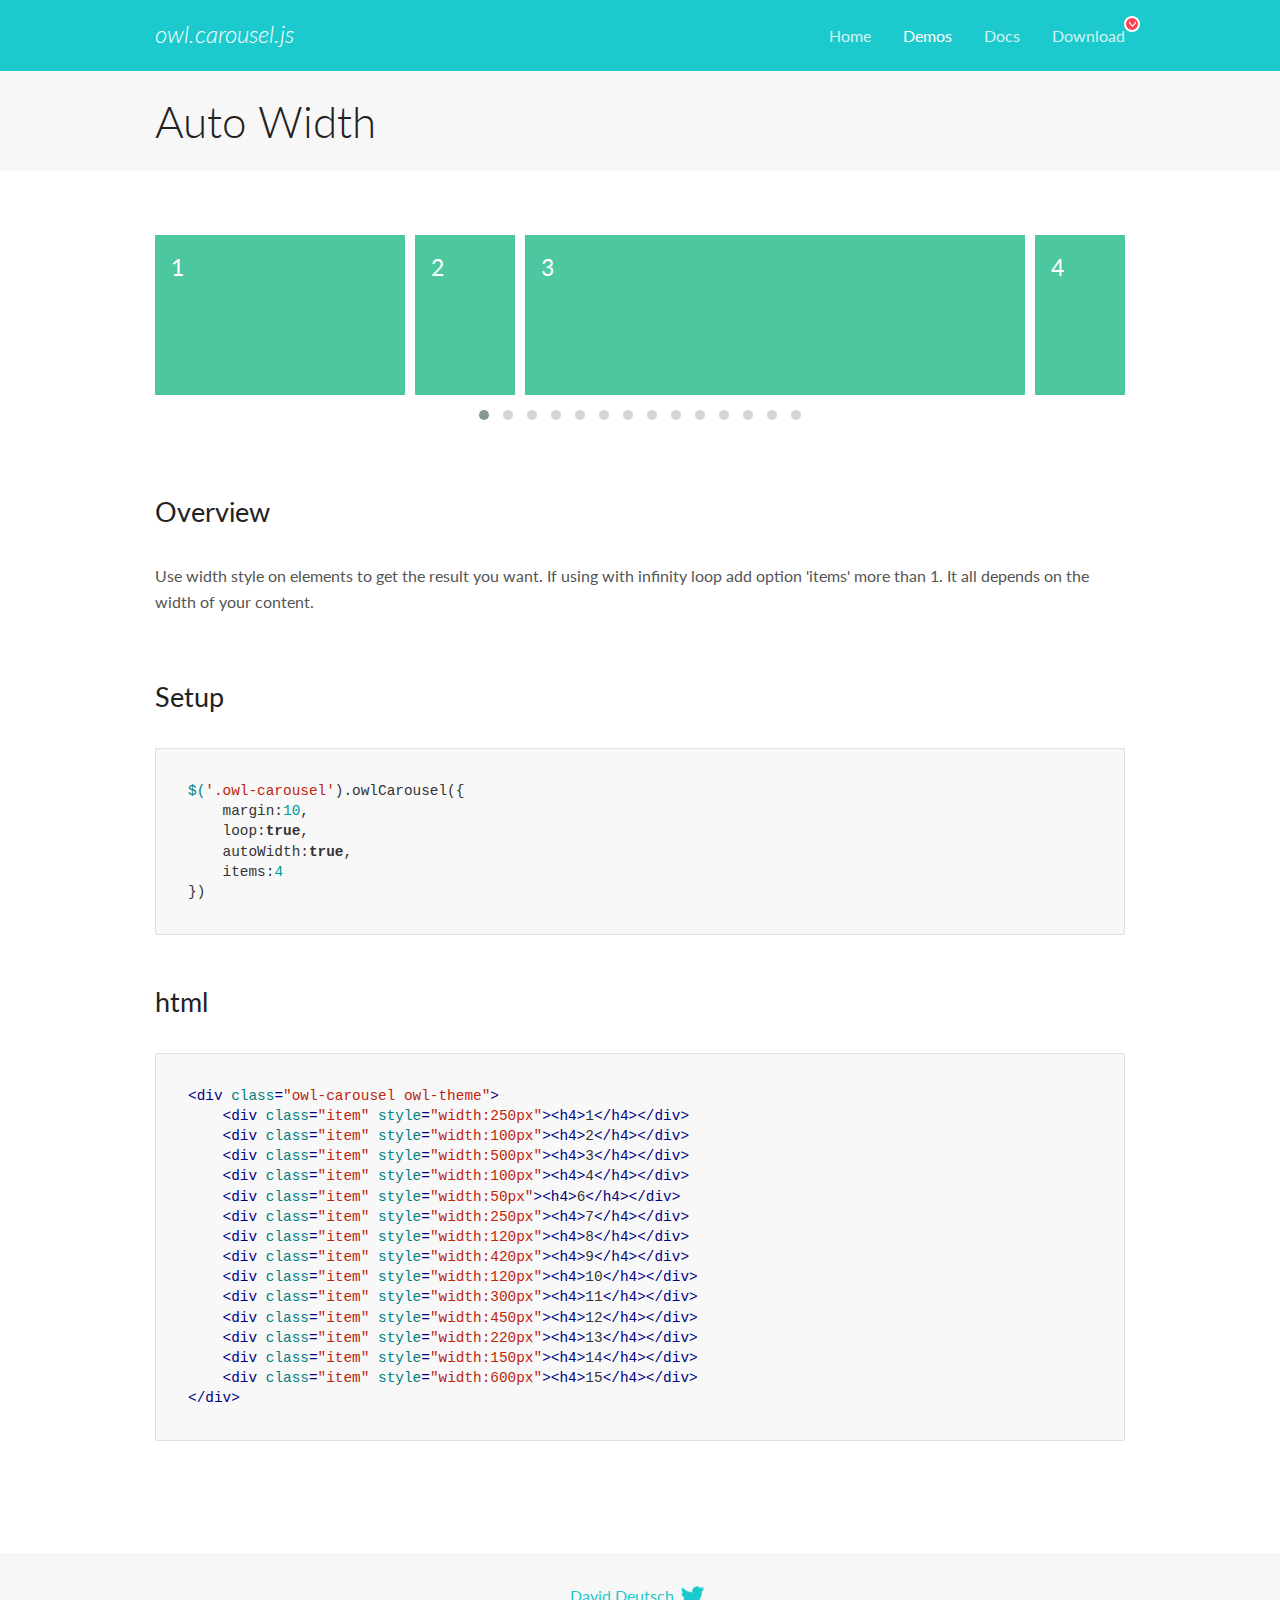
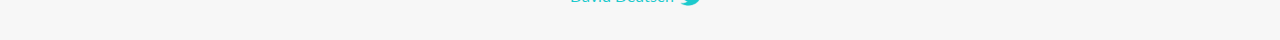
<file: OwlCarousel2-2.3.4/docs/demos/autowidth.html>
<!DOCTYPE html>
<html lang="en">
  <head>

    <!-- head -->
    <meta charset="utf-8">
    <meta name="msapplication-tap-highlight" content="no" />
    <meta name="viewport" content="width=device-width, initial-scale=1.0" />
    <meta name="description" content="Auto Width">
    <meta name="author" content="David Deutsch">
    <title>
      Auto Width Demo | Owl Carousel | 2.3.4
    </title>

    <!-- Stylesheets -->
    <link href='https://fonts.googleapis.com/css?family=Lato:300,400,700,400italic,300italic' rel='stylesheet' type='text/css'>
    <link rel="stylesheet" href="../assets/css/docs.theme.min.css">

    <!-- Owl Stylesheets -->
    <link rel="stylesheet" href="../assets/owlcarousel/assets/owl.carousel.min.css">
    <link rel="stylesheet" href="../assets/owlcarousel/assets/owl.theme.default.min.css">

    <!-- HTML5 shim and Respond.js IE8 support of HTML5 elements and media queries -->

    <!--[if lt IE 9]>
      <script src="https://oss.maxcdn.com/libs/html5shiv/3.7.0/html5shiv.js"></script>
      <script src="https://oss.maxcdn.com/libs/respond.js/1.3.0/respond.min.js"></script>
    <![endif]-->

    <!-- Favicons -->
    <link rel="apple-touch-icon-precomposed" sizes="144x144" href="../assets/ico/apple-touch-icon-144-precomposed.png">
    <link rel="shortcut icon" href="../assets/ico/favicon.png">
    <link rel="shortcut icon" href="favicon.ico">

    <!-- Yeah i know js should not be in header. Its required for demos.-->

    <!-- javascript -->
    <script src="../assets/vendors/jquery.min.js"></script>
    <script src="../assets/owlcarousel/owl.carousel.js"></script>
  </head>
  <body>

    <!-- header -->
    <header class="header">
      <div class="row">
        <div class="large-12 columns">
          <div class="brand left">
            <h3>
              <a href="/OwlCarousel2/">owl.carousel.js</a> 
            </h3>
          </div>
          <a id="toggle-nav" class="right">
            <span></span> <span></span> <span></span> 
          </a> 
          <div class="nav-bar">
            <ul class="clearfix">
              <li> <a href="/OwlCarousel2/index.html">Home</a>  </li>
              <li class="active">
                <a href="/OwlCarousel2/demos/demos.html">Demos</a> 
              </li>
              <li> <a href="/OwlCarousel2/docs/started-welcome.html">Docs</a>  </li>
              <li>
                <a href="https://github.com/OwlCarousel2/OwlCarousel2/archive/2.3.4.zip">Download</a> 
                <span class="download"></span> 
              </li>
            </ul>
          </div>
        </div>
      </div>
    </header>

    <!-- title -->
    <section class="title">
      <div class="row">
        <div class="large-12 columns">
          <h1>Auto Width</h1>
        </div>
      </div>
    </section>

    <!--  Demos -->
    <section id="demos">
      <div class="row">
        <div class="large-12 columns">
          <div class="owl-carousel owl-theme">
            <div class="item" style="width:250px">
              <h4>1</h4>
            </div>
            <div class="item" style="width:100px">
              <h4>2</h4>
            </div>
            <div class="item" style="width:500px">
              <h4>3</h4>
            </div>
            <div class="item" style="width:100px">
              <h4>4</h4>
            </div>
            <div class="item" style="width:50px">
              <h4>6</h4>
            </div>
            <div class="item" style="width:250px">
              <h4>7</h4>
            </div>
            <div class="item" style="width:120px">
              <h4>8</h4>
            </div>
            <div class="item" style="width:420px">
              <h4>9</h4>
            </div>
            <div class="item" style="width:120px">
              <h4>10</h4>
            </div>
            <div class="item" style="width:300px">
              <h4>11</h4>
            </div>
            <div class="item" style="width:450px">
              <h4>12</h4>
            </div>
            <div class="item" style="width:220px">
              <h4>13</h4>
            </div>
            <div class="item" style="width:150px">
              <h4>14</h4>
            </div>
            <div class="item" style="width:600px">
              <h4>15</h4>
            </div>
          </div>
          <h3 id="overview">Overview</h3>
          <p>Use width style on elements to get the result you want. If using with infinity loop add option &#39;items&#39; more than 1. It all depends on the width of your content.</p>
          <h3 id="setup">Setup</h3>
          <pre><code>$(&#39;.owl-carousel&#39;).owlCarousel({
    margin:10,
    loop:true,
    autoWidth:true,
    items:4
})</code></pre>
          <h3 id="html">html</h3>
          <pre><code>&lt;div class=&quot;owl-carousel owl-theme&quot;&gt;
    &lt;div class=&quot;item&quot; style=&quot;width:250px&quot;&gt;&lt;h4&gt;1&lt;/h4&gt;&lt;/div&gt;
    &lt;div class=&quot;item&quot; style=&quot;width:100px&quot;&gt;&lt;h4&gt;2&lt;/h4&gt;&lt;/div&gt;
    &lt;div class=&quot;item&quot; style=&quot;width:500px&quot;&gt;&lt;h4&gt;3&lt;/h4&gt;&lt;/div&gt;
    &lt;div class=&quot;item&quot; style=&quot;width:100px&quot;&gt;&lt;h4&gt;4&lt;/h4&gt;&lt;/div&gt;
    &lt;div class=&quot;item&quot; style=&quot;width:50px&quot;&gt;&lt;h4&gt;6&lt;/h4&gt;&lt;/div&gt;
    &lt;div class=&quot;item&quot; style=&quot;width:250px&quot;&gt;&lt;h4&gt;7&lt;/h4&gt;&lt;/div&gt;
    &lt;div class=&quot;item&quot; style=&quot;width:120px&quot;&gt;&lt;h4&gt;8&lt;/h4&gt;&lt;/div&gt;
    &lt;div class=&quot;item&quot; style=&quot;width:420px&quot;&gt;&lt;h4&gt;9&lt;/h4&gt;&lt;/div&gt;
    &lt;div class=&quot;item&quot; style=&quot;width:120px&quot;&gt;&lt;h4&gt;10&lt;/h4&gt;&lt;/div&gt;
    &lt;div class=&quot;item&quot; style=&quot;width:300px&quot;&gt;&lt;h4&gt;11&lt;/h4&gt;&lt;/div&gt;
    &lt;div class=&quot;item&quot; style=&quot;width:450px&quot;&gt;&lt;h4&gt;12&lt;/h4&gt;&lt;/div&gt;
    &lt;div class=&quot;item&quot; style=&quot;width:220px&quot;&gt;&lt;h4&gt;13&lt;/h4&gt;&lt;/div&gt;
    &lt;div class=&quot;item&quot; style=&quot;width:150px&quot;&gt;&lt;h4&gt;14&lt;/h4&gt;&lt;/div&gt;
    &lt;div class=&quot;item&quot; style=&quot;width:600px&quot;&gt;&lt;h4&gt;15&lt;/h4&gt;&lt;/div&gt;
&lt;/div&gt;</code></pre>
          <script>
            $(document).ready(function() {
              $('.owl-carousel').owlCarousel({
                margin: 10,
                loop: true,
                autoWidth: true,
                items: 4
              })
            })
          </script>
        </div>
      </div>
    </section>

    <!-- footer -->
    <footer class="footer">
      <div class="row">
        <div class="large-12 columns">
          <h5>
            <a href="/OwlCarousel2/docs/support-contact.html">David Deutsch</a> 
            <a id="custom-tweet-button" href="https://twitter.com/share?url=https://github.com/OwlCarousel2/OwlCarousel2&text=Owl Carousel - This is so awesome! " target="_blank"></a> 
          </h5>
        </div>
      </div>
    </footer>

    <!-- vendors -->
    <script src="../assets/vendors/highlight.js"></script>
    <script src="../assets/js/app.js"></script>
  </body>
</html>
</file>
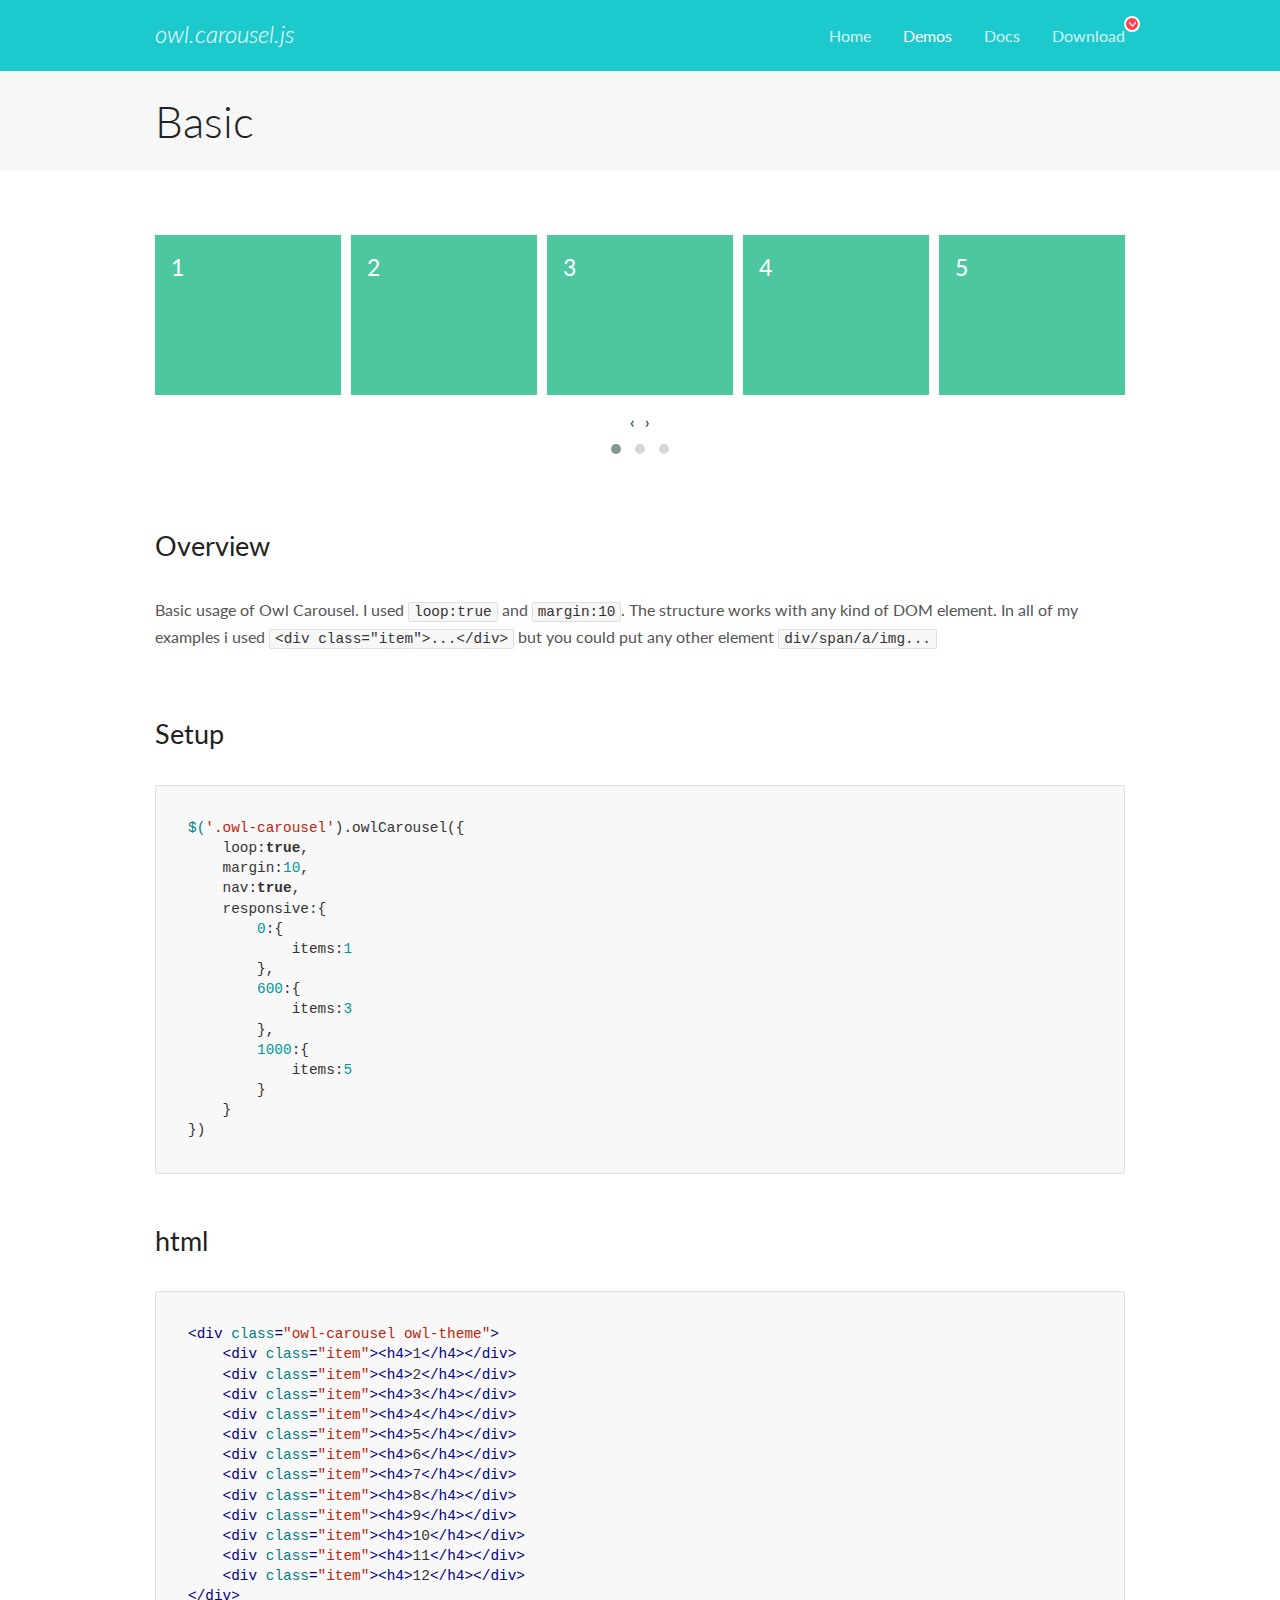
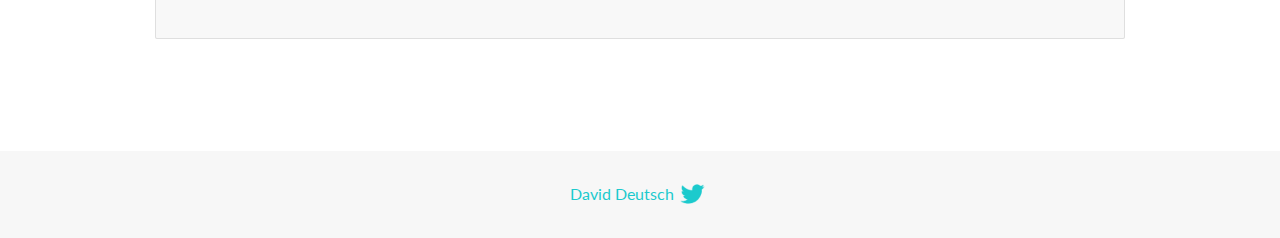
<file: OwlCarousel2-2.3.4/docs/demos/basic.html>
<!DOCTYPE html>
<html lang="en">
  <head>

    <!-- head -->
    <meta charset="utf-8">
    <meta name="msapplication-tap-highlight" content="no" />
    <meta name="viewport" content="width=device-width, initial-scale=1.0" />
    <meta name="description" content="Basic usage demo">
    <meta name="author" content="David Deutsch">
    <title>
      Basic Demo | Owl Carousel | 2.3.4
    </title>

    <!-- Stylesheets -->
    <link href='https://fonts.googleapis.com/css?family=Lato:300,400,700,400italic,300italic' rel='stylesheet' type='text/css'>
    <link rel="stylesheet" href="../assets/css/docs.theme.min.css">

    <!-- Owl Stylesheets -->
    <link rel="stylesheet" href="../assets/owlcarousel/assets/owl.carousel.min.css">
    <link rel="stylesheet" href="../assets/owlcarousel/assets/owl.theme.default.min.css">

    <!-- HTML5 shim and Respond.js IE8 support of HTML5 elements and media queries -->

    <!--[if lt IE 9]>
      <script src="https://oss.maxcdn.com/libs/html5shiv/3.7.0/html5shiv.js"></script>
      <script src="https://oss.maxcdn.com/libs/respond.js/1.3.0/respond.min.js"></script>
    <![endif]-->

    <!-- Favicons -->
    <link rel="apple-touch-icon-precomposed" sizes="144x144" href="../assets/ico/apple-touch-icon-144-precomposed.png">
    <link rel="shortcut icon" href="../assets/ico/favicon.png">
    <link rel="shortcut icon" href="favicon.ico">

    <!-- Yeah i know js should not be in header. Its required for demos.-->

    <!-- javascript -->
    <script src="../assets/vendors/jquery.min.js"></script>
    <script src="../assets/owlcarousel/owl.carousel.js"></script>
  </head>
  <body>

    <!-- header -->
    <header class="header">
      <div class="row">
        <div class="large-12 columns">
          <div class="brand left">
            <h3>
              <a href="/OwlCarousel2/">owl.carousel.js</a> 
            </h3>
          </div>
          <a id="toggle-nav" class="right">
            <span></span> <span></span> <span></span> 
          </a> 
          <div class="nav-bar">
            <ul class="clearfix">
              <li> <a href="/OwlCarousel2/index.html">Home</a>  </li>
              <li class="active">
                <a href="/OwlCarousel2/demos/demos.html">Demos</a> 
              </li>
              <li> <a href="/OwlCarousel2/docs/started-welcome.html">Docs</a>  </li>
              <li>
                <a href="https://github.com/OwlCarousel2/OwlCarousel2/archive/2.3.4.zip">Download</a> 
                <span class="download"></span> 
              </li>
            </ul>
          </div>
        </div>
      </div>
    </header>

    <!-- title -->
    <section class="title">
      <div class="row">
        <div class="large-12 columns">
          <h1>Basic</h1>
        </div>
      </div>
    </section>

    <!--  Demos -->
    <section id="demos">
      <div class="row">
        <div class="large-12 columns">
          <div class="owl-carousel owl-theme">
            <div class="item">
              <h4>1</h4>
            </div>
            <div class="item">
              <h4>2</h4>
            </div>
            <div class="item">
              <h4>3</h4>
            </div>
            <div class="item">
              <h4>4</h4>
            </div>
            <div class="item">
              <h4>5</h4>
            </div>
            <div class="item">
              <h4>6</h4>
            </div>
            <div class="item">
              <h4>7</h4>
            </div>
            <div class="item">
              <h4>8</h4>
            </div>
            <div class="item">
              <h4>9</h4>
            </div>
            <div class="item">
              <h4>10</h4>
            </div>
            <div class="item">
              <h4>11</h4>
            </div>
            <div class="item">
              <h4>12</h4>
            </div>
          </div>
          <h3 id="overview">Overview</h3>
          <p>Basic usage of Owl Carousel. I used <code>loop:true</code> and <code>margin:10</code>. The structure works with any kind of DOM element. In all of my examples i used <code>&lt;div class=&quot;item&quot;&gt;...&lt;/div&gt;</code> but you could
            put any other element <code>div/span/a/img...</code></p>
          <h3 id="setup">Setup</h3>
          <pre><code>$(&#39;.owl-carousel&#39;).owlCarousel({
    loop:true,
    margin:10,
    nav:true,
    responsive:{
        0:{
            items:1
        },
        600:{
            items:3
        },
        1000:{
            items:5
        }
    }
})</code></pre>
          <h3 id="html">html</h3>
          <pre><code>&lt;div class=&quot;owl-carousel owl-theme&quot;&gt;
    &lt;div class=&quot;item&quot;&gt;&lt;h4&gt;1&lt;/h4&gt;&lt;/div&gt;
    &lt;div class=&quot;item&quot;&gt;&lt;h4&gt;2&lt;/h4&gt;&lt;/div&gt;
    &lt;div class=&quot;item&quot;&gt;&lt;h4&gt;3&lt;/h4&gt;&lt;/div&gt;
    &lt;div class=&quot;item&quot;&gt;&lt;h4&gt;4&lt;/h4&gt;&lt;/div&gt;
    &lt;div class=&quot;item&quot;&gt;&lt;h4&gt;5&lt;/h4&gt;&lt;/div&gt;
    &lt;div class=&quot;item&quot;&gt;&lt;h4&gt;6&lt;/h4&gt;&lt;/div&gt;
    &lt;div class=&quot;item&quot;&gt;&lt;h4&gt;7&lt;/h4&gt;&lt;/div&gt;
    &lt;div class=&quot;item&quot;&gt;&lt;h4&gt;8&lt;/h4&gt;&lt;/div&gt;
    &lt;div class=&quot;item&quot;&gt;&lt;h4&gt;9&lt;/h4&gt;&lt;/div&gt;
    &lt;div class=&quot;item&quot;&gt;&lt;h4&gt;10&lt;/h4&gt;&lt;/div&gt;
    &lt;div class=&quot;item&quot;&gt;&lt;h4&gt;11&lt;/h4&gt;&lt;/div&gt;
    &lt;div class=&quot;item&quot;&gt;&lt;h4&gt;12&lt;/h4&gt;&lt;/div&gt;
&lt;/div&gt;</code></pre>
          <script>
            $(document).ready(function() {
              var owl = $('.owl-carousel');
              owl.owlCarousel({
                margin: 10,
                nav: true,
                loop: true,
                responsive: {
                  0: {
                    items: 1
                  },
                  600: {
                    items: 3
                  },
                  1000: {
                    items: 5
                  }
                }
              })
            })
          </script>
        </div>
      </div>
    </section>

    <!-- footer -->
    <footer class="footer">
      <div class="row">
        <div class="large-12 columns">
          <h5>
            <a href="/OwlCarousel2/docs/support-contact.html">David Deutsch</a> 
            <a id="custom-tweet-button" href="https://twitter.com/share?url=https://github.com/OwlCarousel2/OwlCarousel2&text=Owl Carousel - This is so awesome! " target="_blank"></a> 
          </h5>
        </div>
      </div>
    </footer>

    <!-- vendors -->
    <script src="../assets/vendors/highlight.js"></script>
    <script src="../assets/js/app.js"></script>
  </body>
</html>
</file>
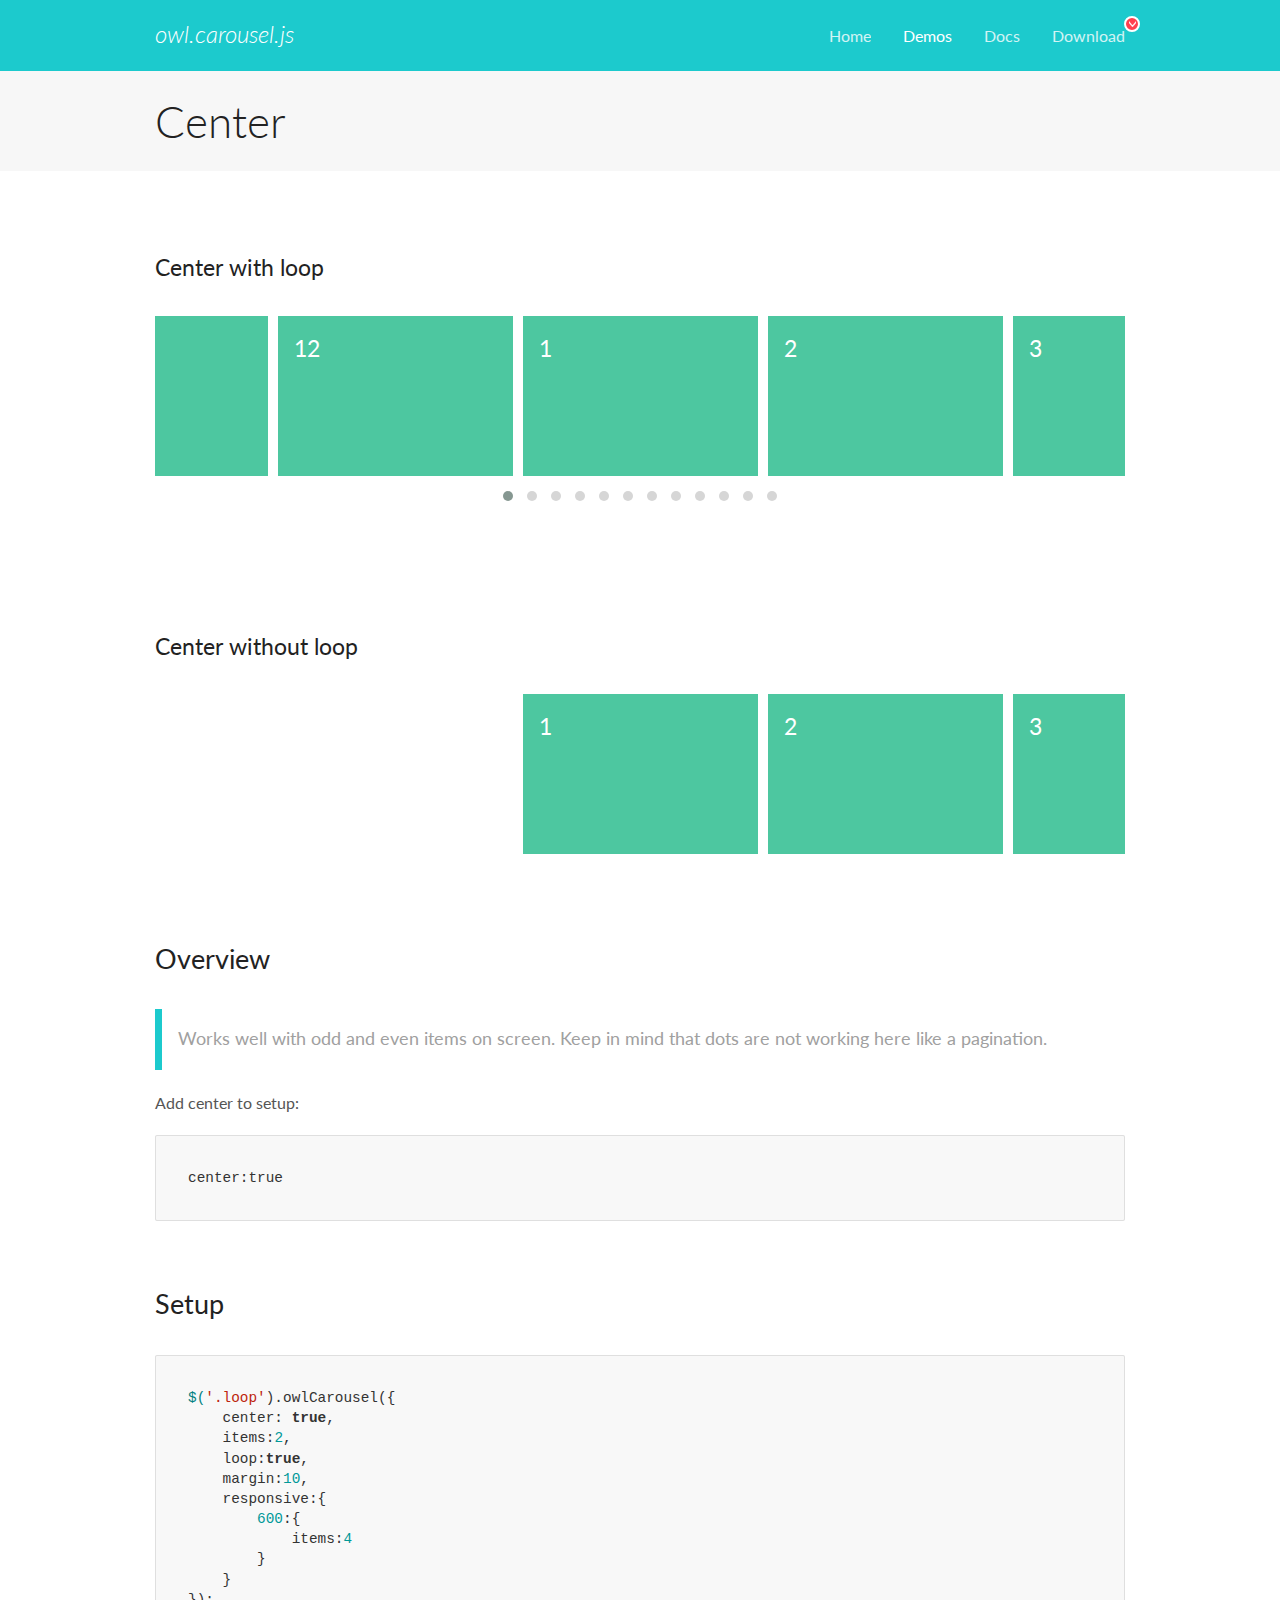
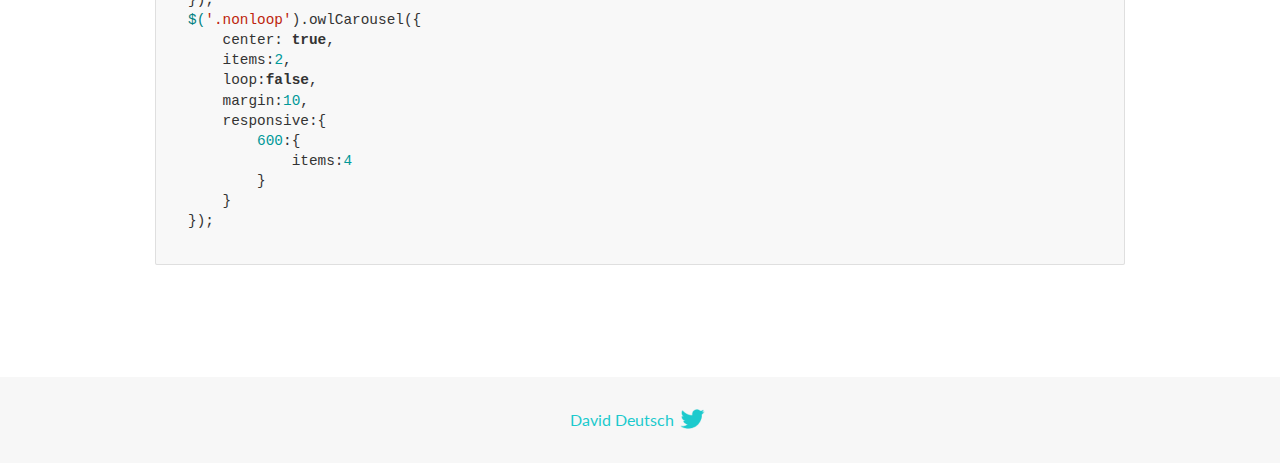
<file: OwlCarousel2-2.3.4/docs/demos/center.html>
<!DOCTYPE html>
<html lang="en">
  <head>

    <!-- head -->
    <meta charset="utf-8">
    <meta name="msapplication-tap-highlight" content="no" />
    <meta name="viewport" content="width=device-width, initial-scale=1.0" />
    <meta name="description" content="Center carousel">
    <meta name="author" content="David Deutsch">
    <title>
      Center Demo | Owl Carousel | 2.3.4
    </title>

    <!-- Stylesheets -->
    <link href='https://fonts.googleapis.com/css?family=Lato:300,400,700,400italic,300italic' rel='stylesheet' type='text/css'>
    <link rel="stylesheet" href="../assets/css/docs.theme.min.css">

    <!-- Owl Stylesheets -->
    <link rel="stylesheet" href="../assets/owlcarousel/assets/owl.carousel.min.css">
    <link rel="stylesheet" href="../assets/owlcarousel/assets/owl.theme.default.min.css">

    <!-- HTML5 shim and Respond.js IE8 support of HTML5 elements and media queries -->

    <!--[if lt IE 9]>
      <script src="https://oss.maxcdn.com/libs/html5shiv/3.7.0/html5shiv.js"></script>
      <script src="https://oss.maxcdn.com/libs/respond.js/1.3.0/respond.min.js"></script>
    <![endif]-->

    <!-- Favicons -->
    <link rel="apple-touch-icon-precomposed" sizes="144x144" href="../assets/ico/apple-touch-icon-144-precomposed.png">
    <link rel="shortcut icon" href="../assets/ico/favicon.png">
    <link rel="shortcut icon" href="favicon.ico">

    <!-- Yeah i know js should not be in header. Its required for demos.-->

    <!-- javascript -->
    <script src="../assets/vendors/jquery.min.js"></script>
    <script src="../assets/owlcarousel/owl.carousel.js"></script>
  </head>
  <body>

    <!-- header -->
    <header class="header">
      <div class="row">
        <div class="large-12 columns">
          <div class="brand left">
            <h3>
              <a href="/OwlCarousel2/">owl.carousel.js</a> 
            </h3>
          </div>
          <a id="toggle-nav" class="right">
            <span></span> <span></span> <span></span> 
          </a> 
          <div class="nav-bar">
            <ul class="clearfix">
              <li> <a href="/OwlCarousel2/index.html">Home</a>  </li>
              <li class="active">
                <a href="/OwlCarousel2/demos/demos.html">Demos</a> 
              </li>
              <li> <a href="/OwlCarousel2/docs/started-welcome.html">Docs</a>  </li>
              <li>
                <a href="https://github.com/OwlCarousel2/OwlCarousel2/archive/2.3.4.zip">Download</a> 
                <span class="download"></span> 
              </li>
            </ul>
          </div>
        </div>
      </div>
    </header>

    <!-- title -->
    <section class="title">
      <div class="row">
        <div class="large-12 columns">
          <h1>Center</h1>
        </div>
      </div>
    </section>

    <!--  Demos -->
    <section id="demos">
      <div class="row">
        <div class="large-12 columns">
          <h4 id="center-with-loop">Center with loop</h4>
          <div class="loop owl-carousel owl-theme">
            <div class="item">
              <h4>1</h4>
            </div>
            <div class="item">
              <h4>2</h4>
            </div>
            <div class="item">
              <h4>3</h4>
            </div>
            <div class="item">
              <h4>4</h4>
            </div>
            <div class="item">
              <h4>5</h4>
            </div>
            <div class="item">
              <h4>6</h4>
            </div>
            <div class="item">
              <h4>7</h4>
            </div>
            <div class="item">
              <h4>8</h4>
            </div>
            <div class="item">
              <h4>9</h4>
            </div>
            <div class="item">
              <h4>10</h4>
            </div>
            <div class="item">
              <h4>11</h4>
            </div>
            <div class="item">
              <h4>12</h4>
            </div>
          </div>
          <br>
          <h4 id="center-without-loop">Center without loop</h4>
          <div class="nonloop owl-carousel">
            <div class="item">
              <h4>1</h4>
            </div>
            <div class="item">
              <h4>2</h4>
            </div>
            <div class="item">
              <h4>3</h4>
            </div>
            <div class="item">
              <h4>4</h4>
            </div>
            <div class="item">
              <h4>5</h4>
            </div>
            <div class="item">
              <h4>6</h4>
            </div>
            <div class="item">
              <h4>7</h4>
            </div>
            <div class="item">
              <h4>8</h4>
            </div>
            <div class="item">
              <h4>9</h4>
            </div>
            <div class="item">
              <h4>10</h4>
            </div>
            <div class="item">
              <h4>11</h4>
            </div>
            <div class="item">
              <h4>12</h4>
            </div>
          </div>
          <h3 id="overview">Overview</h3>
          <blockquote>
            <p>Works well with odd and even items on screen. Keep in mind that dots are not working here like a pagination.</p>
          </blockquote>
          <p>Add center to setup:</p>
          <pre><code>center:true</code></pre>
          <h3 id="setup">Setup</h3>
          <pre><code>$(&#39;.loop&#39;).owlCarousel({
    center: true,
    items:2,
    loop:true,
    margin:10,
    responsive:{
        600:{
            items:4
        }
    }
});
$(&#39;.nonloop&#39;).owlCarousel({
    center: true,
    items:2,
    loop:false,
    margin:10,
    responsive:{
        600:{
            items:4
        }
    }
});</code></pre>
          <script>
            jQuery(document).ready(function($) {
              $('.loop').owlCarousel({
                center: true,
                items: 2,
                loop: true,
                margin: 10,
                responsive: {
                  600: {
                    items: 4
                  }
                }
              });
              $('.nonloop').owlCarousel({
                center: true,
                items: 2,
                loop: false,
                margin: 10,
                responsive: {
                  600: {
                    items: 4
                  }
                }
              });
            });
          </script>
        </div>
      </div>
    </section>

    <!-- footer -->
    <footer class="footer">
      <div class="row">
        <div class="large-12 columns">
          <h5>
            <a href="/OwlCarousel2/docs/support-contact.html">David Deutsch</a> 
            <a id="custom-tweet-button" href="https://twitter.com/share?url=https://github.com/OwlCarousel2/OwlCarousel2&text=Owl Carousel - This is so awesome! " target="_blank"></a> 
          </h5>
        </div>
      </div>
    </footer>

    <!-- vendors -->
    <script src="../assets/vendors/highlight.js"></script>
    <script src="../assets/js/app.js"></script>
  </body>
</html>
</file>
